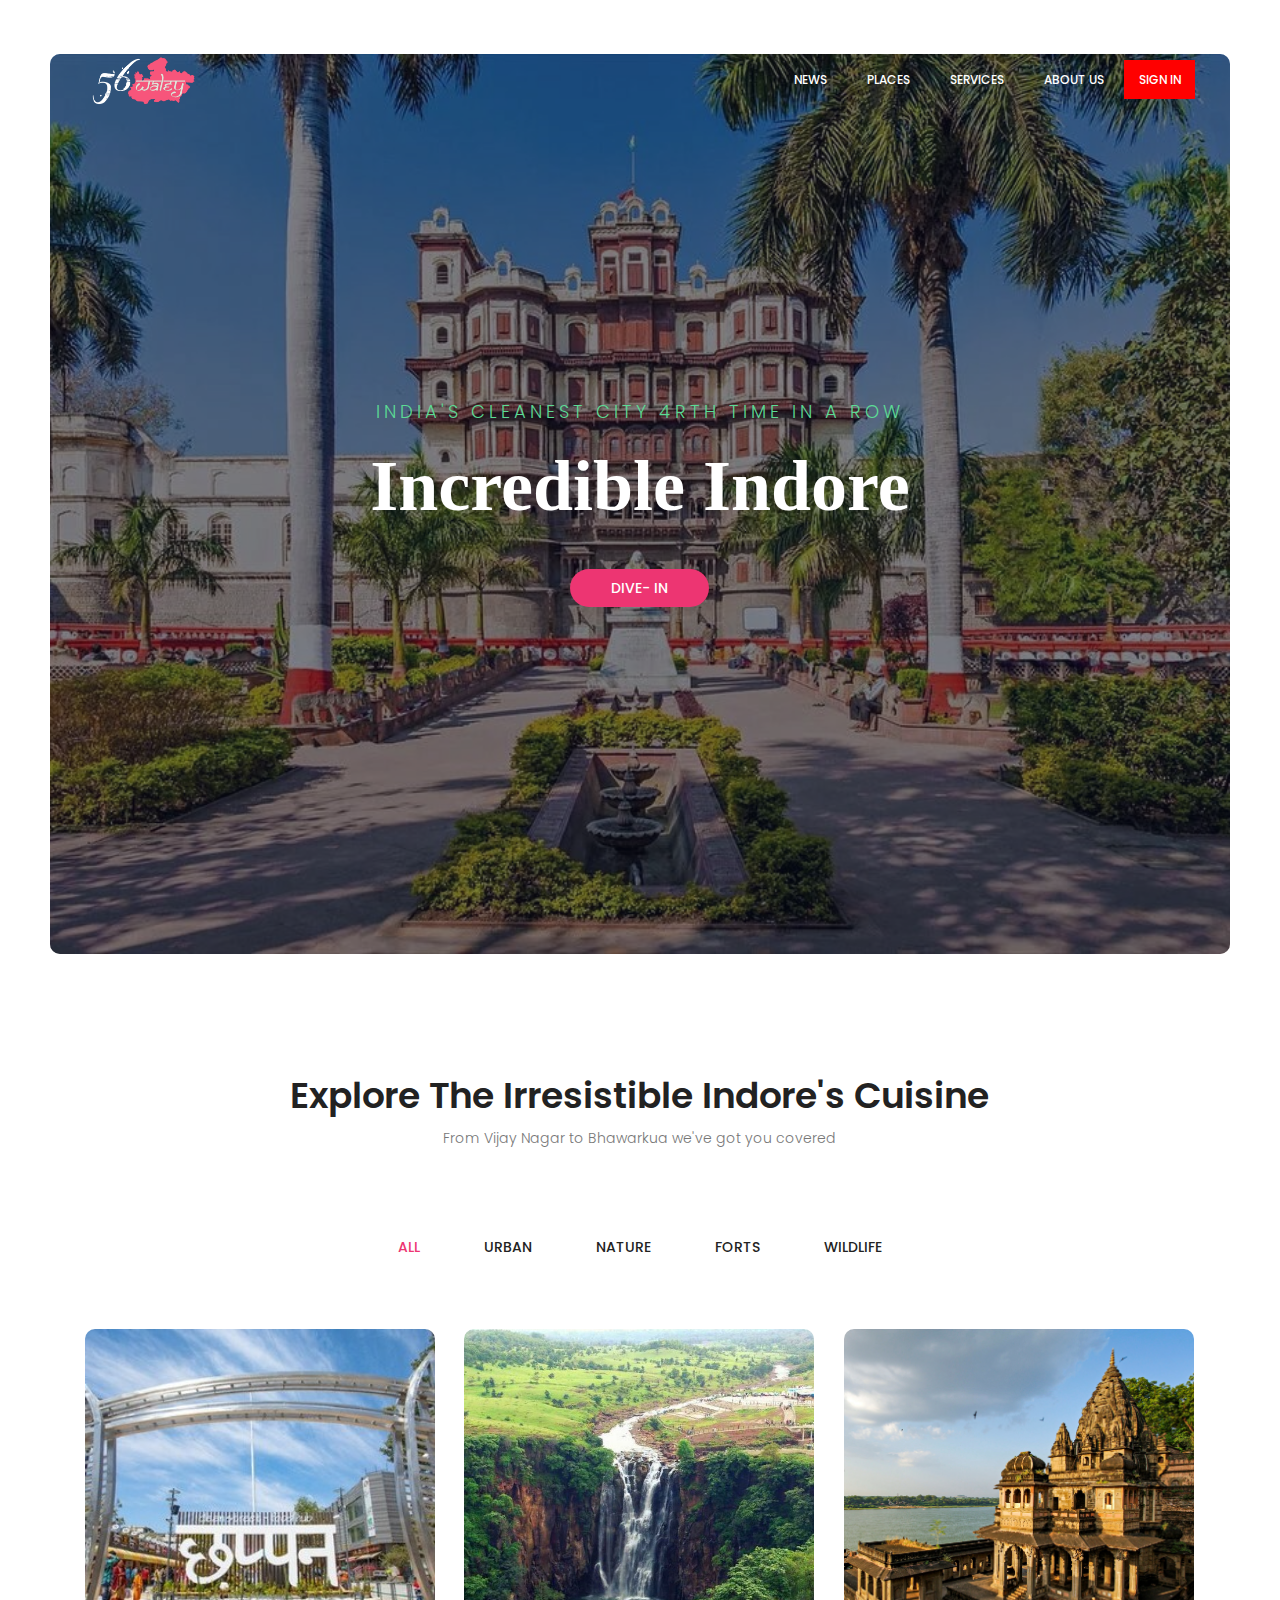
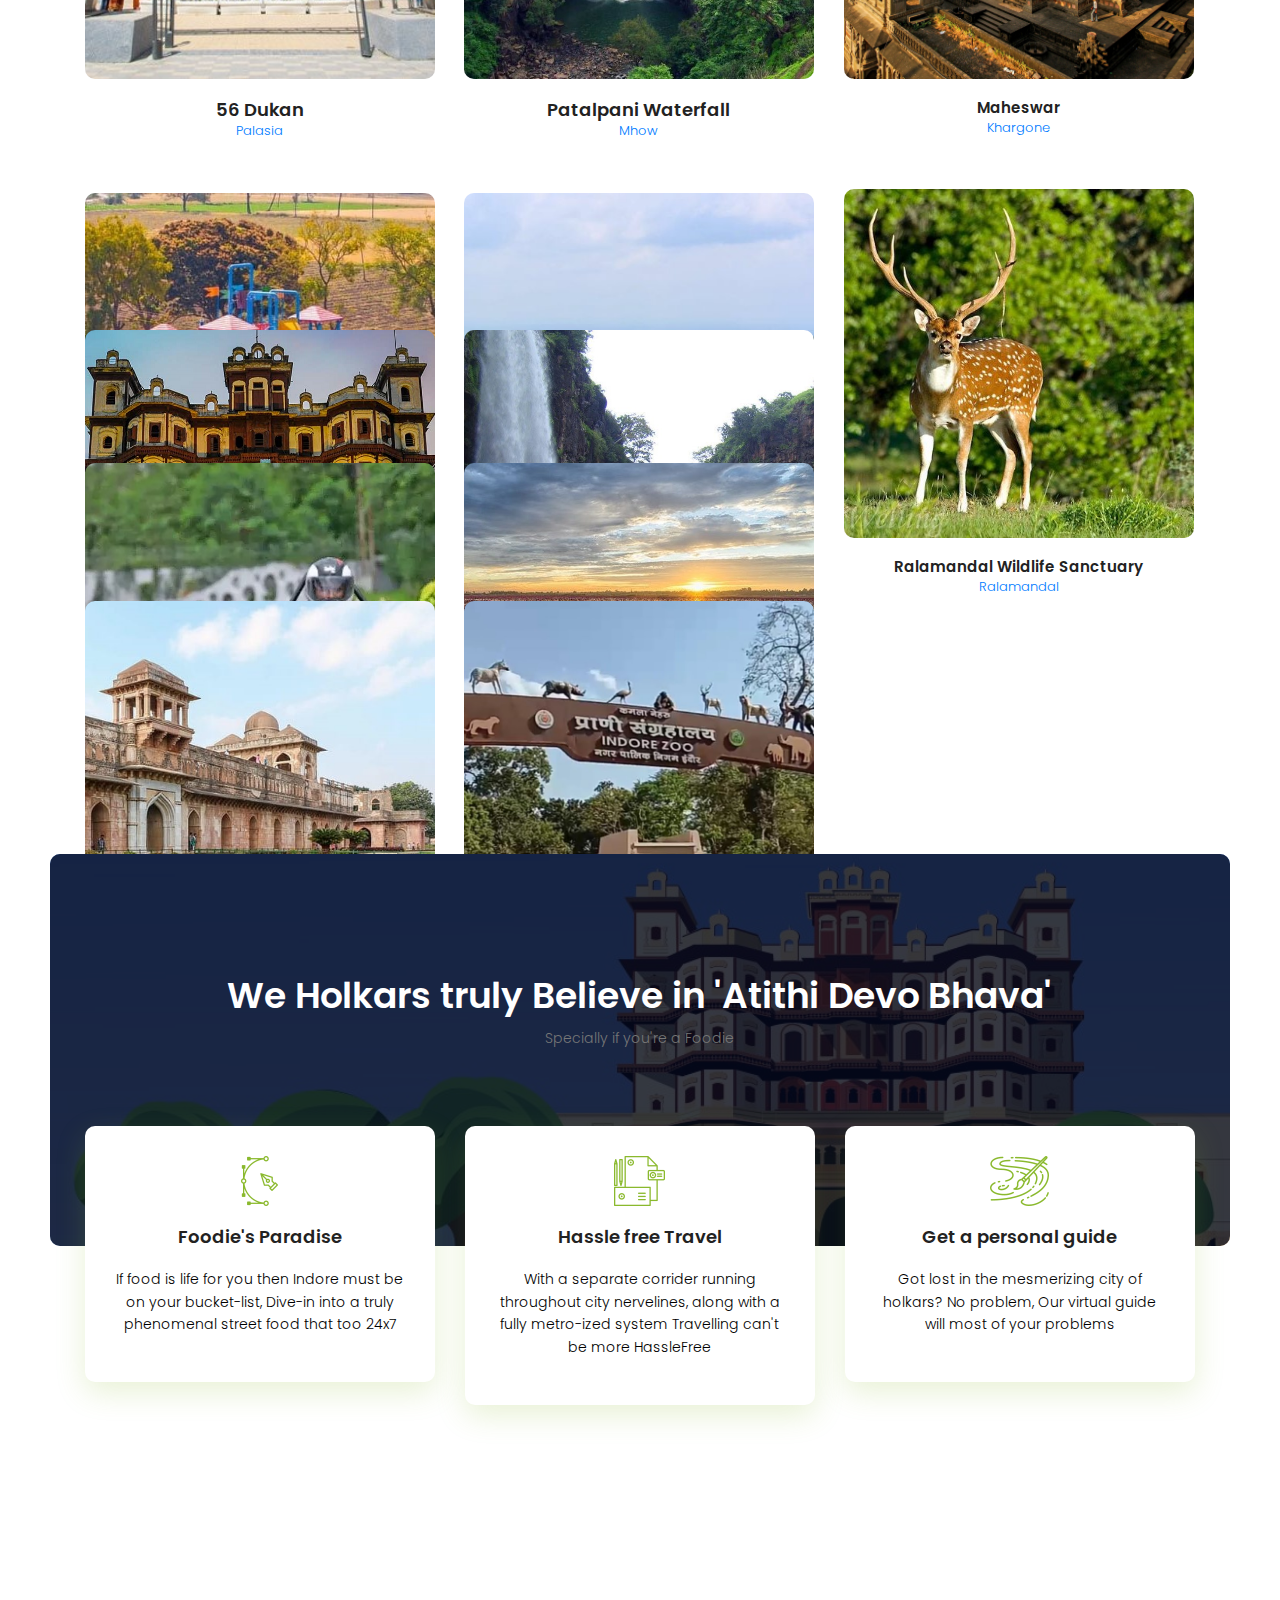
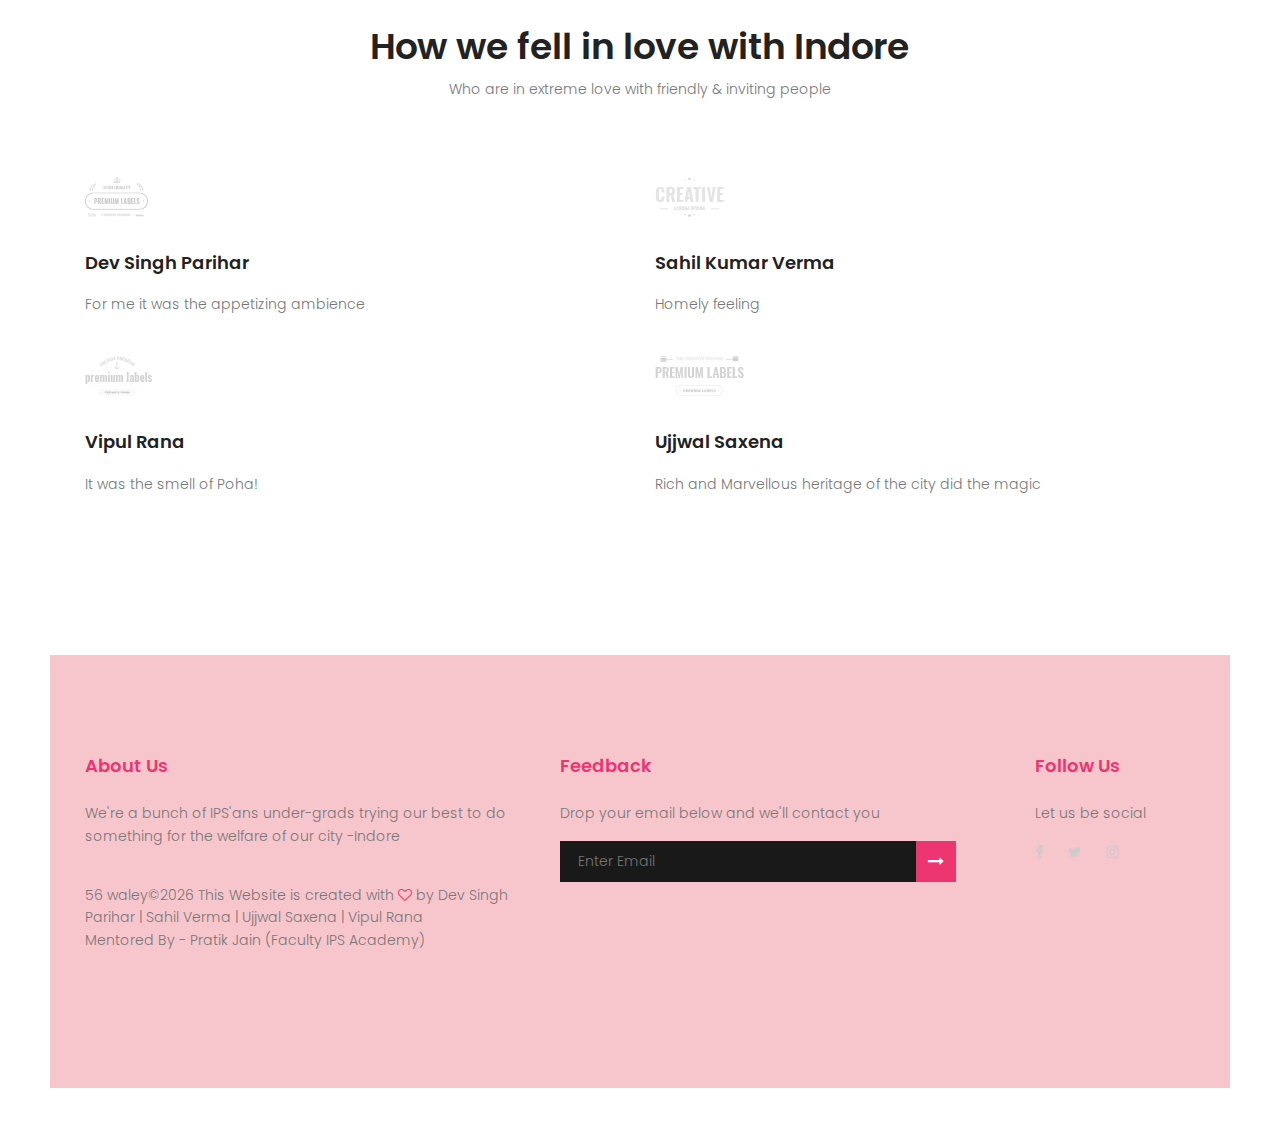
<file: index.html>
<!DOCTYPE html>
	<html lang="zxx" class="no-js">
	<head>
		<!-- Mobile Specific Meta -->
		<meta name="viewport" content="width=device-width, initial-scale=1, shrink-to-fit=no">
		<!-- Favicon-->
		<!-- <link rel="shortcut icon" href="img/fav.png"> -->
		<!-- Author Meta -->
		<meta name="author" content="">
		<!-- Meta Description -->
		<meta name="description" content="">
		<!-- Meta Keyword -->
		<meta name="keywords" content="">
		<!-- meta character set -->
		<meta charset="UTF-8">
		<!-- Site Title -->
		<title>Indore Tourism</title>
        <link rel="icon" href="./img/logo1.png" type="image/jpg">
		<link href="http://fonts.cdnfonts.com/css/samarkan" rel="stylesheet">
		<link href="https://fonts.googleapis.com/css?family=Poppins:100,200,400,300,500,600,700" rel="stylesheet"> 
			<!--CSS============================================= -->
			<link rel="stylesheet" href="css/linearicons.css">
			<link rel="stylesheet" href="css/font-awesome.min.css">
			<link rel="stylesheet" href="css/bootstrap.css">
			<link rel="stylesheet" href="css/magnific-popup.css">
			<link rel="stylesheet" href="css/nice-select.css">					
			<link rel="stylesheet" href="css/animate.min.css">
			<link rel="stylesheet" href="css/owl.carousel.css">
			<link rel="stylesheet" href="css/main.css">
			
		</head>
		<body>
			<div class="protfolio-wrap">

			<!-- Start Header Area -->
			<header class="default-header">
				<nav class="navbar navbar-expand-lg  navbar-light">
					<div class="container">
						  <a class="navbar-brand" href="index.html">
						  	<img src="img/logo.png" id="mp" alt="logo">
						  </a>
						  <button class="navbar-toggler" type="button" data-toggle="collapse" data-target="#navbarSupportedContent" aria-controls="navbarSupportedContent" aria-expanded="false" aria-label="Toggle navigation">
						    <span class="text-white lnr lnr-menu"></span>
						  </button>

						  <div class="collapse navbar-collapse justify-content-end align-items-center" id="navbarSupportedContent">
						    <ul class="navbar-nav">
								<li><a href="./Pages-inside/news.html" target="_blank">News</a></li>
								<li><a href="#portfolio">Places</a></li>
								<li><a href="#service">Services</a></li>
								<li><a href="./Pages-inside/About.html">About Us</a></li>
								<li><a href="./Pages-inside/SignUp.html" id="sign-in">Sign in</a></li>
						    </ul>
						  </div>						
					</div>
				</nav>
			</header>
			<!-- End Header Area -->	
				<!-- start banner Area -->
				<section class="banner-area relative" id="home">	
					<div class="overlay overlay-bg"></div>
					<div class="container">
						<div class="row fullscreen d-flex align-items-center justify-content-center">
							<div class="banner-content col-lg-10">
								<h5 class="text-uppercase">India's Cleanest City 4rth time in a row</h5>
								<h1><div id="mainHeading">
									Incredible Indore	</div>			
								</h1>
								<a href="#portfolio" class="primary-btn text-uppercase">Dive- in</a>
							</div>											
						</div>
					</div>
				</section>
				<!-- End banner Area -->	
				
				<!-- Start portfolio-area Area -->	
				<section class="portfolio-area section-gap" id="portfolio">
				  <div class="container">
						<div class="row d-flex justify-content-center">
							<div class="menu-content col-lg-10">
								<div class="title text-center">
									<h1 class="mb-10">Explore The Irresistible Indore's Cuisine </h1>
									<p>From Vijay Nagar to Bhawarkua we've got you covered</p>
								</div>
							</div>
						</div>
				    
				    <div class="filters">
				      <ul>
				        <li class="active" data-filter="*">All</li>
				        <li data-filter=".corporate">Urban</li>
				        <li data-filter=".personal">Nature</li>
				        <li data-filter=".agency">Forts</li>
				        <li data-filter=".portal">Wildlife</li>
				      </ul>
				    </div>
				    
				    <div class="filters-content">
				      <div class="row grid">
						<a href="https://www.google.com/maps/place/56+Dukan+St,+New+Palasia,+Indore,+Madhya+Pradesh+452001/@22.7242795,75.8823665,17z/data=!3m1!4b1!4m5!3m4!1s0x3962fd38f20167f1:0x9608bf8baf39e264!8m2!3d22.7242795!4d75.8845552" target="_blank">  
				        <div class="single-portfolio col-sm-4 all corporate">
				          <div class="item">
				            <img src="img/indore/56dukan.jpg" alt="Work 1">
				            <div class="p-inner">
				              <h4>56 Dukan</h4>
				              <div class="cat">Palasia</div>
				            </div>
				          </div>
						</a>  
				        </div>
				        <a href="https://www.google.com/maps/place/Patalpani+Water+Falls/@22.5038981,75.7965244,17z/data=!3m1!4b1!4m5!3m4!1s0x3962f6d6dd927a6b:0xe6eb9c8d85e01d65!8m2!3d22.5038981!4d75.7987131" target="_blank">
						<div class="single-portfolio col-sm-4 all personal">
				          <div class="item">
				            <img src="img/indore/patalpani.jpg" alt="Work 1">
				            <div class="p-inner">
				              <h4>Patalpani Waterfall</h4>
				              <div class="cat">Mhow</div>
				            </div>
				          </div>
				        </div>
					</a>
						<a href="https://www.google.com/maps/place/Maheshwar,+Madhya+Pradesh+451224/@22.1775193,75.5746185,15z/data=!3m1!4b1!4m5!3m4!1s0x396264c51b80d123:0x4e630463d06c0f26!8m2!3d22.1772853!4d75.5829782" target="_blank">
				        <div class="single-portfolio col-sm-4 all agency">
				          <div class="item">
				            <img src="img/indore/mahe.jpg" alt="Work 1">
				            <div class="p-inner">
				              <h5>Maheswar</h5>
				              <div class="cat">Khargone</div>
				            </div>
				          </div>
						</a>  
				        </div>
						<a href="https://www.google.com/maps/place/Ralamandal,+Indore,+Madhya+Pradesh+452020/@22.6471666,75.8966653,16z/data=!3m1!4b1!4m5!3m4!1s0x3962e4ac96cf44b7:0x728b3c6b4c45d807!8m2!3d22.646426!4d75.9005934" target="_blank">
				        <div class="single-portfolio col-sm-4 all portal">
				          <div class="item">
				            <img src="img/indore/ralamandal.jpg" alt="Work 1">
				            <div class="p-inner">
				              <h5>Ralamandal Wildlife Sanctuary</h5>
				              <div class="cat">Ralamandal</div>
				            </div>
				          </div>
						</a>  
				        </div>
						<a href="https://www.google.com/maps/place/Crescent+Water+Park/@22.6476858,75.9588679,17z/data=!3m1!4b1!4m5!3m4!1s0x3962e46f004966bd:0x7ada35523795ec9e!8m2!3d22.6476809!4d75.961062" target="_blank">
				        <div class="single-portfolio col-sm-4 all corporate">
				          <div class="item">
				            <img src="img/indore/crecent.jpg" alt="Work 1">
				            <div class="p-inner">
				              <h4>Crecent Waterpark</h4>
				              <div class="cat">Gram Jamniya</div>
				            </div>
				          </div>
						</a>  
				        </div>
						<a href="https://www.google.com/maps/place/Janapav/@22.4584696,75.6638932,14z/data=!3m1!4b1!4m5!3m4!1s0x396258ce67427471:0x5be6596bd5b75d26!8m2!3d22.4584313!4d75.6814458" target="_blank">
				        <div class="single-portfolio col-sm-4 all personal">
				          <div class="item">
				            <img src="img/indore/janapav.jpg" alt="Work 1">
				            <div class="p-inner">
				              <h4>Janapav</h4>
				              <div class="cat">Badkua</div>
				            </div>
				          </div>
						</div>
						</a>
						<a href="https://www.google.com/maps/place/Rajwada+Palace/@22.7184611,75.8525226,17z/data=!3m1!4b1!4m5!3m4!1s0x3962fd0a3c2422a1:0xb8cf3a1b62708158!8m2!3d22.7184562!4d75.8547167" target="_blank">
				        <div class="single-portfolio col-sm-4 all agency">
				          <div class="item">
				            <img src="img/indore/Rajwada.jpg" alt="Work 1">
				            <div class="p-inner">
				              <h5>Rajwada Palace</h5>
				              <div class="cat">Sarafa</div>
				            </div>
				          </div>
				        </div>
						</a>
						<a href="https://www.google.com/maps/place/Sitla+Mata+Mandir+Manpur/@22.430649,75.6182453,17z/data=!3m1!4b1!4m5!3m4!1s0x39625c1d8427ea77:0x59fc9273010e3208!8m2!3d22.4306442!4d75.6204486" target="_blank">
				        <div class="single-portfolio col-sm-4 all portal">
				          <div class="item">
				            <img src="img/indore/Sitlamata-Falls.jpg" alt="Work 1">
				            <div class="p-inner">
				              <h5>Sitlamata falls</h5>
				              <div class="cat">Manpur</div>
				            </div>
				          </div>
				        </div>
						</a>
						<a href="https://www.google.com/maps/place/Fundore/@22.6195706,75.7987299,17z/data=!3m1!4b1!4m5!3m4!1s0x3962f95fc33e43af:0x5e33f38e80e636e5!8m2!3d22.6195657!4d75.800924" target="_blank">		
				        <div class="single-portfolio col-sm-4 all corporate">
				          <div class="item">
				            <img src="img/indore/fundore1.jpg" alt="Work 1">
				            <div class="p-inner">
				              <h4>Fundore</h4>
				              <div class="cat">Rau circle</div>
				            </div>
				          </div>
				        </div>
						</a>
						<a href="https://www.google.com/maps/place/Gulawat+Lotus+Lake/@22.7844842,75.6920322,17z/data=!3m1!4b1!4m5!3m4!1s0x3963aa66d2a59c5d:0x46a982d170c8cb2d!8m2!3d22.7844793!4d75.6942263" target="_blank">
				        <div class="single-portfolio col-sm-4 all personal">
				          <div class="item">
				            <img src="img/indore/lotus.jpg" alt="Work 1">
				            <div class="p-inner">
				              <h4>Lotus Lake</h4>
				              <div class="cat">Gurda Khedi</div>
				            </div>
				          </div>
				        </div>
						</a>
						<a href="https://www.google.com/maps/place/Mandu,+Mandav,+Madhya+Pradesh+454010/@22.3460381,75.3801559,14z/data=!4m5!3m4!1s0x396241c946588065:0x58a6414108266617!8m2!3d22.348832!4d75.3963682" target="_blank">
				        <div class="single-portfolio col-sm-4 all agency">
				          <div class="item">
				            <img src="img/indore/manduFort.jpg" alt="Work 1">
				            <div class="p-inner">
				              <h5>Mandu Fort</h5>
				              <div class="cat">Mandu</div>
				            </div>
				          </div>
				        </div>
						</a>
						<a href="https://www.google.com/maps/place/Kamla+Nehru+Prani+Sangrahalaya,+Indore/@22.7019383,75.8776892,17z/data=!3m1!4b1!4m5!3m4!1s0x3962fd2081d0e7d3:0x72ef2ddac1d07198!8m2!3d22.7019334!4d75.8798833" target="_blank">
				        <div class="single-portfolio col-sm-4 all portal">
				          <div class="item">
				            <img src="img/indore/zoo.jpg" alt="Work 1">
				            <div class="p-inner">
				              <h5>Indore Zoo</h5>
				              <div class="cat">Navlakha</div>
				            </div>
				          </div>
				        </div>	
						</a>				        		        
				        
				      </div>
				    </div>
				    
				  </div>
				</section>
				<!-- End portfolio-area Area -->	

				
				<!-- Start service Area -->
				<section class="service-area section-gap relative" id="service">
					<div class="overlay overlay-bg"></div>	
					<div class="container">
						<div class="row d-flex justify-content-center">
							<div class="menu-content pb-60 col-lg-10">
								<div class="title text-center" >
									
									<h1 class="mb-10 text-white" >We Holkars truly Believe in 'Atithi Devo Bhava' </h1>
									
									<p>Specially if you're a Foodie</p>
								</div>
							</div>
						</div>	
					</div>	
				</section>
				<!-- End service Area -->
				
				<!-- Start services Area -->
				<section class="services-area pb-100" >
					<div class="container">
						<div class="row">
							<div class="col-lg-4">
								<a href="#home" target="_blank" class="addon-services">
								<div class="single-service">
									<img class="img-fluid" src="img/s1.png" alt="">
									<h4>Foodie's Paradise</h4>
									<p>
										If food is life for you then Indore must be on your bucket-list, Dive-in into a truly phenomenal street food that too 24x7
									</p>
								</div>
								</a>
							</div>
							<div class="col-lg-4">
								<a href="http://www.citybusindore.com" target="_blank" class="addon-services">
								<div class="single-service">
									<img class="img-fluid" src="img/s2.png" alt="">
									<h4>Hassle free Travel</h4>
									<p>
										With a separate corrider running throughout city nervelines, along with a fully metro-ized system Travelling can't be more HassleFree
									</p>
								</div>
								</a>
							</div>
							<div class="col-lg-4">
								<a href="#" target="_blank" class="addon-services" >
								<div class="single-service">
									<img class="img-fluid" src="img/s3.png" alt="">
									<h4>Get a personal guide</h4>
									<p>
										Got lost in the mesmerizing city of holkars? No problem, Our virtual guide will most of your problems
									</p>
								</div>
								</a>
							</div>														
						</div>
					</div>	
				</section>
				<!-- End services Area -->
				
				<!-- Start review Area -->
				<section class="review-area section-gap" id="testimonial">
					<div class="container">
						<div class="row d-flex justify-content-center">
							<div class="menu-content pb-60 col-lg-10">
								<div class="title text-center">
									<h1 class="mb-10">How we fell in love with Indore</h1>
									<p>Who are in extreme love with friendly &amp; inviting people</p>
								</div>
							</div>
						</div>							
						<div class="row">
							<div class="col-lg-6">
								<div class="single-review">
									<img src="img/c1.png" alt="">
									<div class="title d-flex flex-row">
										<a href="#"><h4>Dev Singh Parihar</h4></a>									
										<!-- <div class="star">
											<span class="fa fa-star checked"></span>
											<span class="fa fa-star checked"></span>
											<span class="fa fa-star checked"></span>
											<span class="fa fa-star checked"></span>
											<span class="fa fa-star checked"></span>
										</div> -->
									</div>
									<p>
										For me it was the appetizing ambience
									</p>
								</div>	
								<div class="single-review">
									<img src="img/c3.png" alt="">
									<div class="title d-flex flex-row">
										<a href="#"><h4>Vipul Rana</h4></a>									
										<!-- <div class="star">
											<span class="fa fa-star checked"></span>
											<span class="fa fa-star checked"></span>
											<span class="fa fa-star checked"></span>
											<span class="fa fa-star checked"></span>
											<span class="fa fa-star checked"></span>
										</div> -->
									</div>
									<p>
										It was the smell of Poha!
									</p>
								</div>															
							</div>
							<div class="col-lg-6">
								<div class="single-review">
									<img src="img/c2.png" alt="">
									<div class="title d-flex flex-row">
										<a href="#"><h4>Sahil Kumar Verma</h4></a>									
										<!-- <div class="star">
											
											<span class="fa fa-star checked"></span>
											<span class="fa fa-star checked"></span>
											<span class="fa fa-star checked"></span>
											<span class="fa fa-star checked"></span>
											<span class="fa fa-star checked"></span>
										</div> -->
									</div>
									<p>
										Homely feeling 
									</p>
								</div>	
								<div class="single-review">
									<img src="img/c4.png" alt="">
									<div class="title d-flex flex-row">
										<a href="#"><h4>Ujjwal Saxena</h4></a>									
										<!-- <div class="star">
											<a href="#"><i class="fa fa-facebook"></i></a>
											<a href="#"><i class="fa fa-twitter"></i></a>
											<a href="#"><i class="fa fa-snapchat"></i></a>
											<a href="#"><i class="fa fa-instagram"></i></a>
										</div> -->
									</div>
									<p>
										Rich and Marvellous heritage of the city did the magic
									</p>
								</div>															
							</div>							
						</div>
                    </div>	
				</section>
				<!-- End review Area -->
				

				<!-- start footer Area -->		
				<footer class="footer-area section-gap">
					<div class="container">
						<div class="row">
							<div class="col-lg-5 col-md-6 col-sm-6">
								<div class="single-footer-widget">
									<h6>About Us</h6>
									<p>
										We're a bunch of IPS'ans under-grads trying our best to do something for the welfare of our city -Indore
									</p>
									<p class="footer-text">
56 waley&copy;<script>document.write(new Date().getFullYear());</script> This Website is created with <i class="fa fa-heart-o" aria-hidden="true"></i> by Dev Singh Parihar | Sahil Verma | Ujjwal Saxena | Vipul Rana <br> Mentored By - Pratik Jain (Faculty IPS Academy)</a>
								</p>	
								</div>
							</div>
							<div class="col-lg-5  col-md-6 col-sm-6">
								<div class="single-footer-widget">
									<h6>Feedback</h6>
									<p>Drop your email below and we'll contact you</p>
									<div class="" id="mc_embed_signup">
							         <form target="_blank"  action="" method="get" class="form-inline">
											<input class="form-control" name="EMAIL" placeholder="Enter Email" onfocus="this.placeholder = ''" onblur="this.placeholder = 'Enter Your Email Here '" required="" type="email">
				                            	<button class="click-btn btn btn-default"><i class="fa fa-long-arrow-right" aria-hidden="true"></i></button>
				                           
											<div class="info"></div>
										</form>
									</div>
								</div>
							</div>						
							<div class="col-lg-2 col-md-6 col-sm-6 social-widget">
								<div class="single-footer-widget">
									<h6>Follow Us</h6>
									<p>Let us be social</p>
									<div class="footer-social d-flex align-items-center">
										<a href="#"><i class="fa fa-facebook"></i></a>
										<a href="#"><i class="fa fa-twitter"></i></a>
										<!-- <a href="#"><i class="fa fa-snapchat"></i></a> -->
										<a href="#"><i class="fa fa-instagram"></i></a>
									</div>
								</div>
							</div>							
						</div>
					</div>
				</footer>	
				<!-- End footer Area -->					
			</div>
			<script src="js/vendor/jquery-2.2.4.min.js"></script>
			<script src="https://cdnjs.cloudflare.com/ajax/libs/popper.js/1.12.9/umd/popper.min.js" integrity="sha384-ApNbgh9B+Y1QKtv3Rn7W3mgPxhU9K/ScQsAP7hUibX39j7fakFPskvXusvfa0b4Q" crossorigin="anonymous"></script>
			<script src="js/vendor/bootstrap.min.js"></script>			
  			<script src="js/easing.min.js"></script>			
			<script src="js/jquery.ajaxchimp.min.js"></script>
			<script src="js/jquery.magnific-popup.min.js"></script>	
			<script src="js/owl.carousel.min.js"></script>			
			<script src="js/jquery.sticky.js"></script>			
			<script src="js/jquery.nice-select.min.js"></script>			
			<script src="js/parallax.min.js"></script>	
			<script src="js/mail-script.js"></script>
			<script src="js/isotope.pkgd.min.js"></script>	
			<script src="js/main.js"></script>	
		</body>
	</html>
</file>
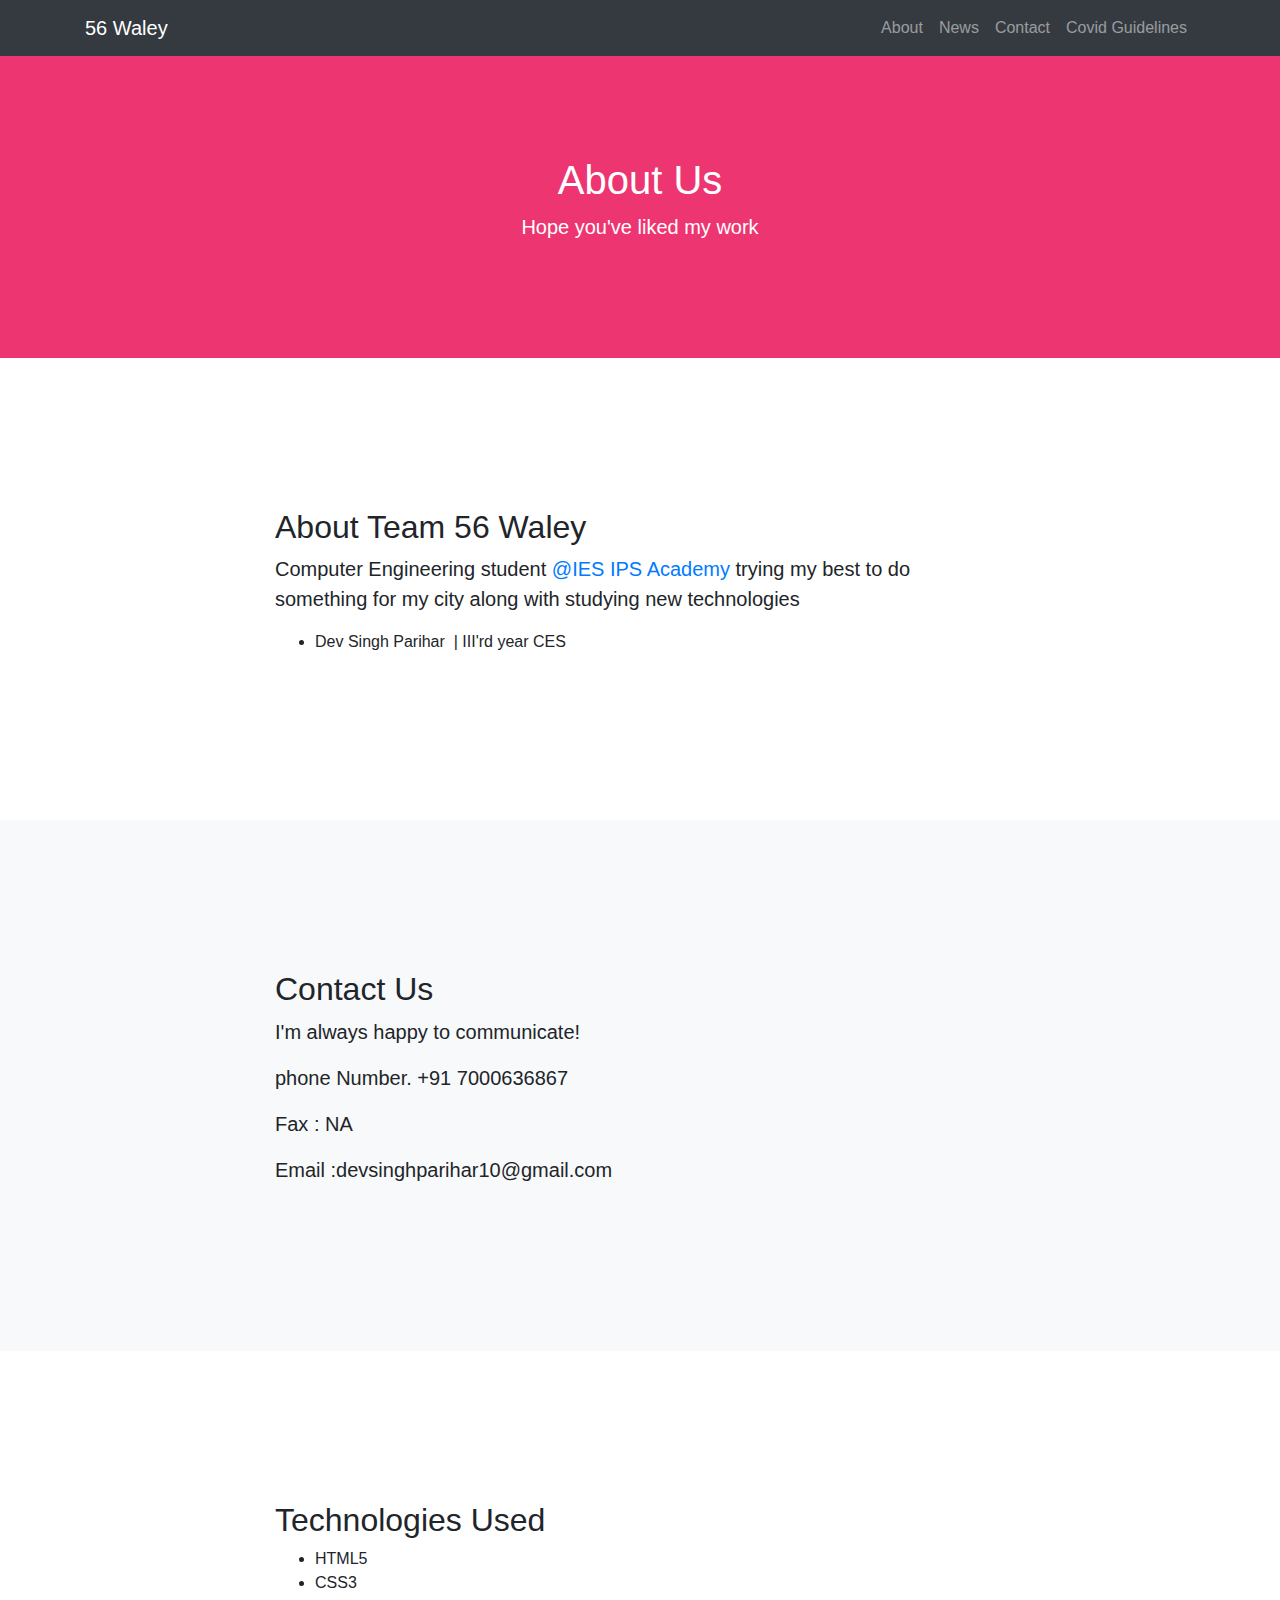
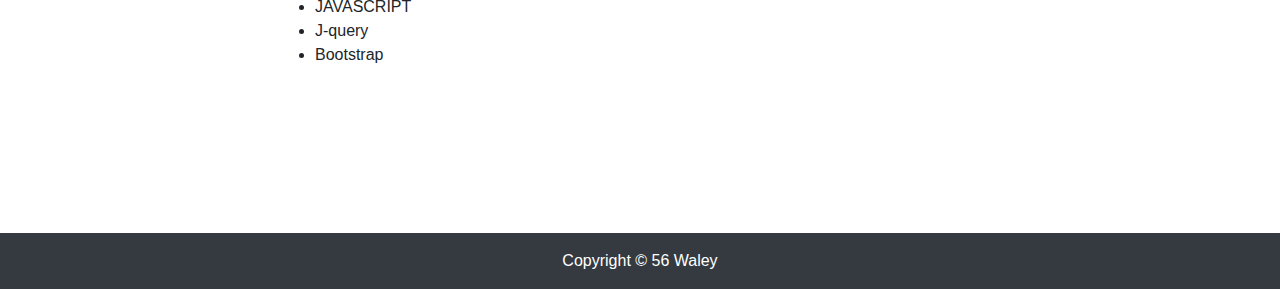
<file: Pages-inside/About.html>
<!DOCTYPE html>
<html lang="en">

<head>

  <meta charset="utf-8">
  <meta name="viewport" content="width=device-width, initial-scale=1, shrink-to-fit=no">
  <meta name="description" content="">
  <meta name="author" content="">

  <title>About Us- 56 Waley</title>

  <!-- Bootstrap core CSS -->
  <link href="./bootstrap/css/bootstrap.min.css" rel="stylesheet">

  <!-- Custom styles for this template -->
  <link href="css/scrolling-nav.css" rel="stylesheet">

</head>

<body id="page-top">

  <!-- Navigation -->
  <nav class="navbar navbar-expand-lg navbar-dark bg-dark fixed-top" id="mainNav">
    <div class="container">
      <a class="navbar-brand js-scroll-trigger" href="../index.html">56 Waley</a>
      <button class="navbar-toggler navbar-toggler-right" type="button" data-toggle="collapse" data-target="#navbarResponsive" aria-controls="navbarResponsive" aria-expanded="false" aria-label="Toggle navigation">
        <span class="navbar-toggler-icon"></span>
      </button>
      <div class="collapse navbar-collapse " id="navbarResponsive">
        <ul class="navbar-nav ml-auto">
          <li class="nav-item">
            <a class="nav-link js-scroll-trigger" href="#about" target="_blank">About</a>
          </li>
          <li class="nav-item">
            <a class="nav-link js-scroll-trigger" href="news.html">News</a>
          </li>
          <li class="nav-item">
            <a class="nav-link js-scroll-trigger" href="#contact">Contact</a>
          </li>
            <li class="nav-item">
            <a class="nav-link js-scroll-trigger" href="covid-guidelines.pdf" target="_blank">Covid Guidelines</a>
          </li>
        </ul>
      </div>
    </div>
  </nav>

  <header class="bg-primary text-white">
    <div class="container text-center">
      <h1>About Us</h1>
      <p class="lead">Hope you've liked my work</p>
    </div>
  </header>

  <section id="about">
    <div class="container">
      <div class="row">
        <div class="col-lg-8 mx-auto">
          <h2>About Team 56 Waley</h2>
          <p class="lead">Computer Engineering student <a href="https://www.ipsacademy.org/">@IES IPS Academy </a> trying my best to do something for my city along with studying new technologies</p>
          <ul>
            <li>Dev Singh Parihar&nbsp; | III'rd year CES </li>
            
          </ul>
        </div>
      </div>
    </div>
  </section>

  <section id="contact" class="bg-light">
    <div class="container">
      <div class="row">
        <div class="col-lg-8 mx-auto">
          <h2>Contact Us</h2>
          <p class="lead">I'm always happy to communicate!</p>
          <p class="lead">phone Number. +91 7000636867</p>
            <p class="lead">Fax : NA</p>
            <p class="lead">Email :devsinghparihar10@gmail.com</p>
        </div>
      </div>
    </div>
  </section>

  <section id="technologies">
    <div class="container">
      <div class="row">
        <div class="col-lg-8 mx-auto">
          <h2>Technologies Used</h2>
          <ul>
            <li>HTML5</li>
            <li>CSS3</li>
            <li>JAVASCRIPT</li>
            <li>J-query</li>
            <li>Bootstrap</li>
          </ul>
        </div>
      </div>
    </div>
  </section>

  <!-- Footer -->
  <footer class="py-3 bg-dark">
    <div class="container">
      <p class="m-0 text-center text-white">Copyright &copy; 56 Waley</p>
    </div>
  </footer>



</body>

</html>
</file>
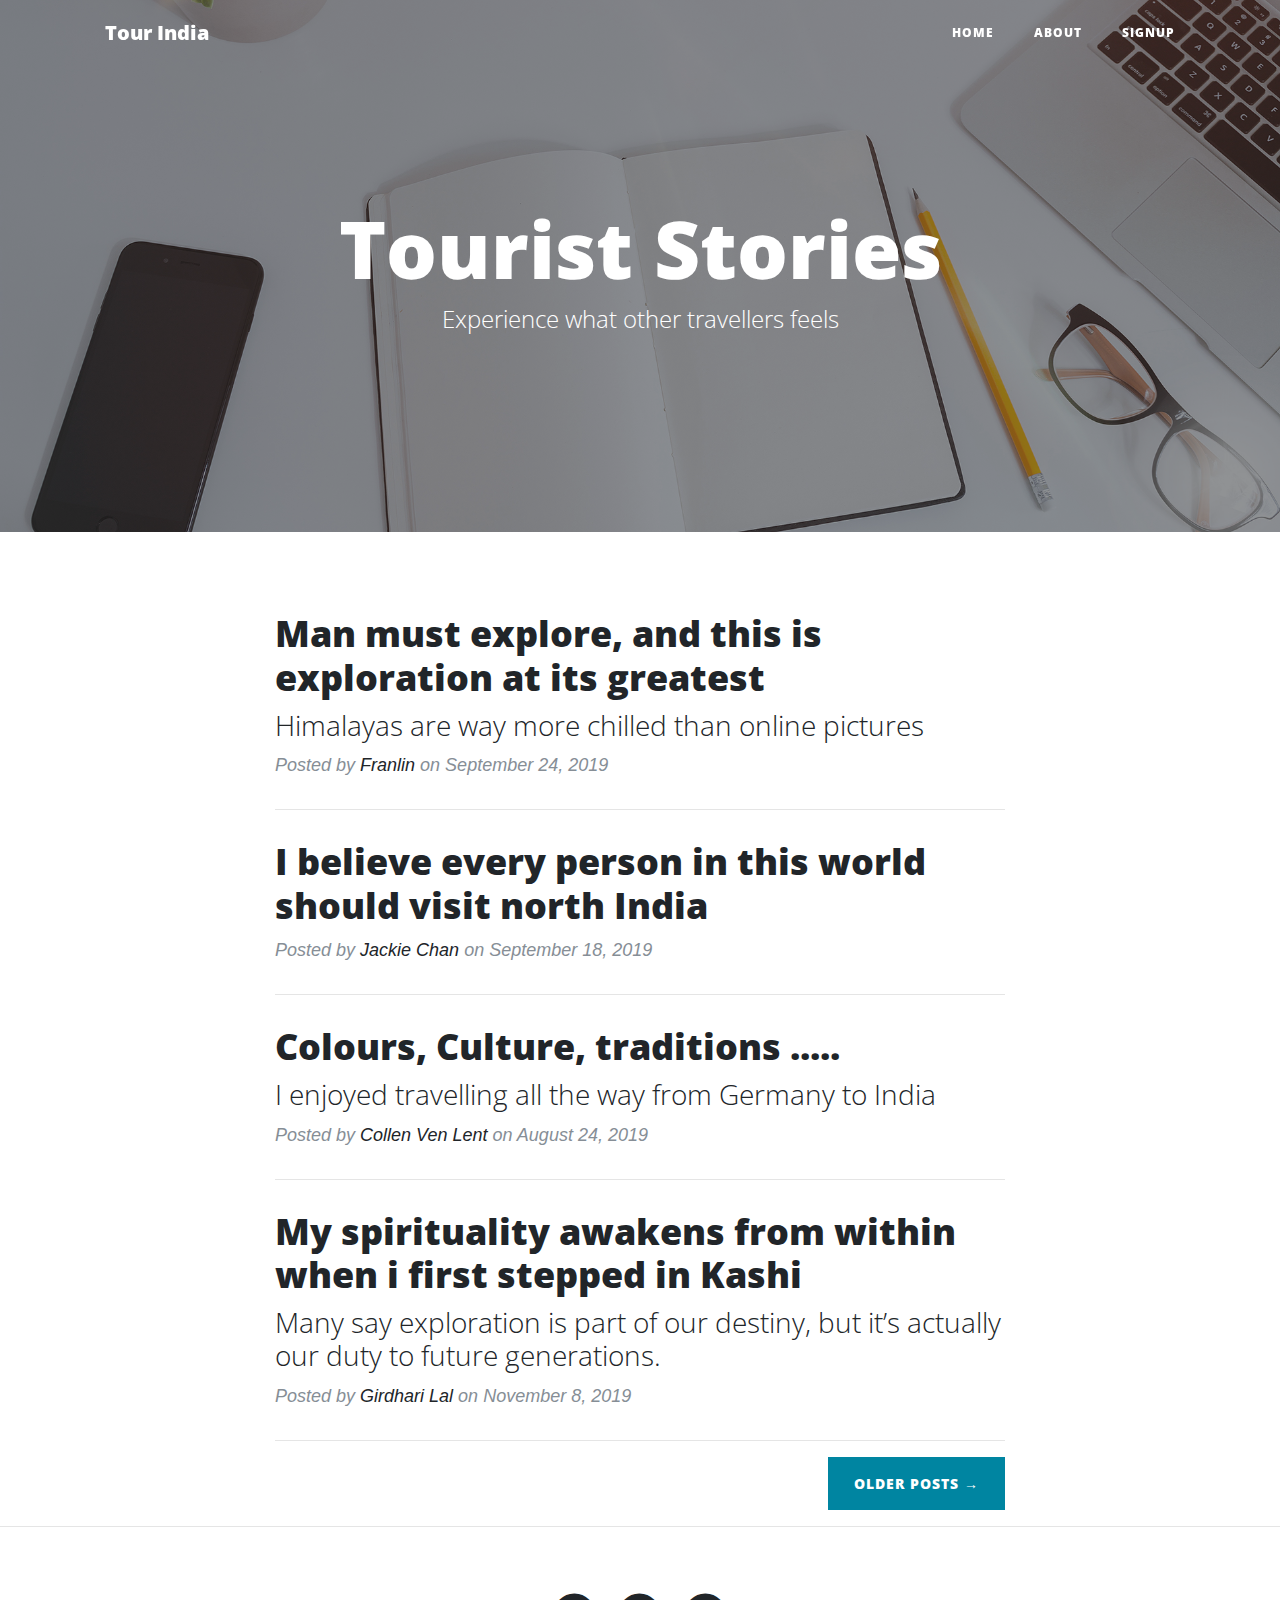
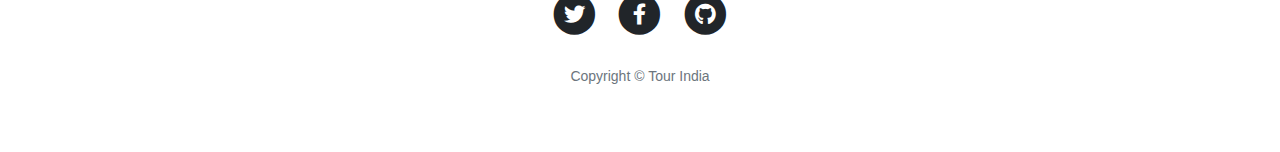
<file: Pages-inside/blog.html>
<!DOCTYPE html>
<html lang="en">

<head>

  <meta charset="utf-8">
  <meta name="viewport" content="width=device-width, initial-scale=1, shrink-to-fit=no">
  <meta name="description" content="">
  <meta name="author" content="">

  <title>Tour India</title>

  <!-- Bootstrap core CSS -->
  <link href="vendor/bootstrap/css/bootstrap.min.css" rel="stylesheet">

  <!-- Custom fonts for this template -->
  <link href="vendor/fontawesome-free/css/all.min.css" rel="stylesheet" type="text/css">
  <link href='https://fonts.googleapis.com/css?family=Lora:400,700,400italic,700italic' rel='stylesheet' type='text/css'>
  <link href='https://fonts.googleapis.com/css?family=Open+Sans:300italic,400italic,600italic,700italic,800italic,400,300,600,700,800' rel='stylesheet' type='text/css'>

  <!-- Custom styles for this template -->
  <link href="css/clean-blog.min.css" rel="stylesheet">

</head>

<body>

  <!-- Navigation -->
  <nav class="navbar navbar-expand-lg navbar-light fixed-top" id="mainNav">
    <div class="container">
      <a class="navbar-brand" href="index.html">Tour India</a>
      <button class="navbar-toggler navbar-toggler-right" type="button" data-toggle="collapse" data-target="#navbarResponsive" aria-controls="navbarResponsive" aria-expanded="false" aria-label="Toggle navigation">
        Menu
        <i class="fas fa-bars"></i>
      </button>
      <div class="collapse navbar-collapse" id="navbarResponsive">
        <ul class="navbar-nav ml-auto">
          <li class="nav-item">
            <a class="nav-link" href="#">Home</a>
          </li>
          <li class="nav-item">
            <a class="nav-link" href="About.html">About</a>
          </li>
            <li class="nav-item">
            <a class="nav-link" href="SignUp.html">SignUp</a>
          </li>
        </ul>
      </div>
    </div>
  </nav>

  <!-- Page Header -->
  <header class="masthead" style="background-image: url('img/home-bg.jpg')">
    <div class="overlay"></div>
    <div class="container">
      <div class="row">
        <div class="col-lg-8 col-md-10 mx-auto">
          <div class="site-heading">
            <h1>Tourist Stories</h1>
            <span class="subheading">Experience what other travellers feels</span>
          </div>
        </div>
      </div>
    </div>
  </header>

  <!-- Main Content -->
  <div class="container">
    <div class="row">
      <div class="col-lg-8 col-md-10 mx-auto">
        <div class="post-preview">
          <a href="#">
            <h2 class="post-title">
              Man must explore, and this is exploration at its greatest
            </h2>
            <h3 class="post-subtitle">
              Himalayas are way more chilled than online pictures
            </h3>
          </a>
          <p class="post-meta">Posted by
            <a href="#">Franlin</a>
            on September 24, 2019</p>
        </div>
        <hr>
        <div class="post-preview">
          <a href="#">
            <h2 class="post-title">
              I believe every person in this world should visit north India
            </h2>
          </a>
          <p class="post-meta">Posted by
            <a href="#">Jackie Chan</a>
            on September 18, 2019</p>
        </div>
        <hr>
        <div class="post-preview">
          <a href="#">
            <h2 class="post-title">
              Colours, Culture, traditions .....
            </h2>
            <h3 class="post-subtitle">
              I enjoyed travelling all the way from Germany to India
            </h3>
          </a>
          <p class="post-meta">Posted by
            <a href="#">Collen Ven Lent</a>
            on August 24, 2019</p>
        </div>
        <hr>
        <div class="post-preview">
          <a href="#">
            <h2 class="post-title">
              My spirituality awakens from within when i first stepped in Kashi
            </h2>
            <h3 class="post-subtitle">
              Many say exploration is part of our destiny, but it’s actually our duty to future generations.
            </h3>
          </a>
          <p class="post-meta">Posted by
            <a href="#">Girdhari Lal</a>
            on November 8, 2019</p>
        </div>
        <hr>
        <!-- Pager -->
        <div class="clearfix">
          <a class="btn btn-primary float-right" href="#">Older Posts &rarr;</a>
        </div>
      </div>
    </div>
  </div>

  <hr>

  <!-- Footer -->
  <footer>
    <div class="container">
      <div class="row">
        <div class="col-lg-8 col-md-10 mx-auto">
          <ul class="list-inline text-center">
            <li class="list-inline-item">
              <a href="#">
                <span class="fa-stack fa-lg">
                  <i class="fas fa-circle fa-stack-2x"></i>
                  <i class="fab fa-twitter fa-stack-1x fa-inverse"></i>
                </span>
              </a>
            </li>
            <li class="list-inline-item">
              <a href="#">
                <span class="fa-stack fa-lg">
                  <i class="fas fa-circle fa-stack-2x"></i>
                  <i class="fab fa-facebook-f fa-stack-1x fa-inverse"></i>
                </span>
              </a>
            </li>
            <li class="list-inline-item">
              <a href="#">
                <span class="fa-stack fa-lg">
                  <i class="fas fa-circle fa-stack-2x"></i>
                  <i class="fab fa-github fa-stack-1x fa-inverse"></i>
                </span>
              </a>
            </li>
          </ul>
          <p class="copyright text-muted">Copyright &copy; Tour India</p>
        </div>
      </div>
    </div>
  </footer>

  <!-- Bootstrap core JavaScript -->
  <script src="vendor/jquery/jquery.min.js"></script>
  <script src="vendor/bootstrap/js/bootstrap.bundle.min.js"></script>

  <!-- Custom scripts for this template -->
  <script src="js/clean-blog.min.js"></script>

</body>

</html>
</file>
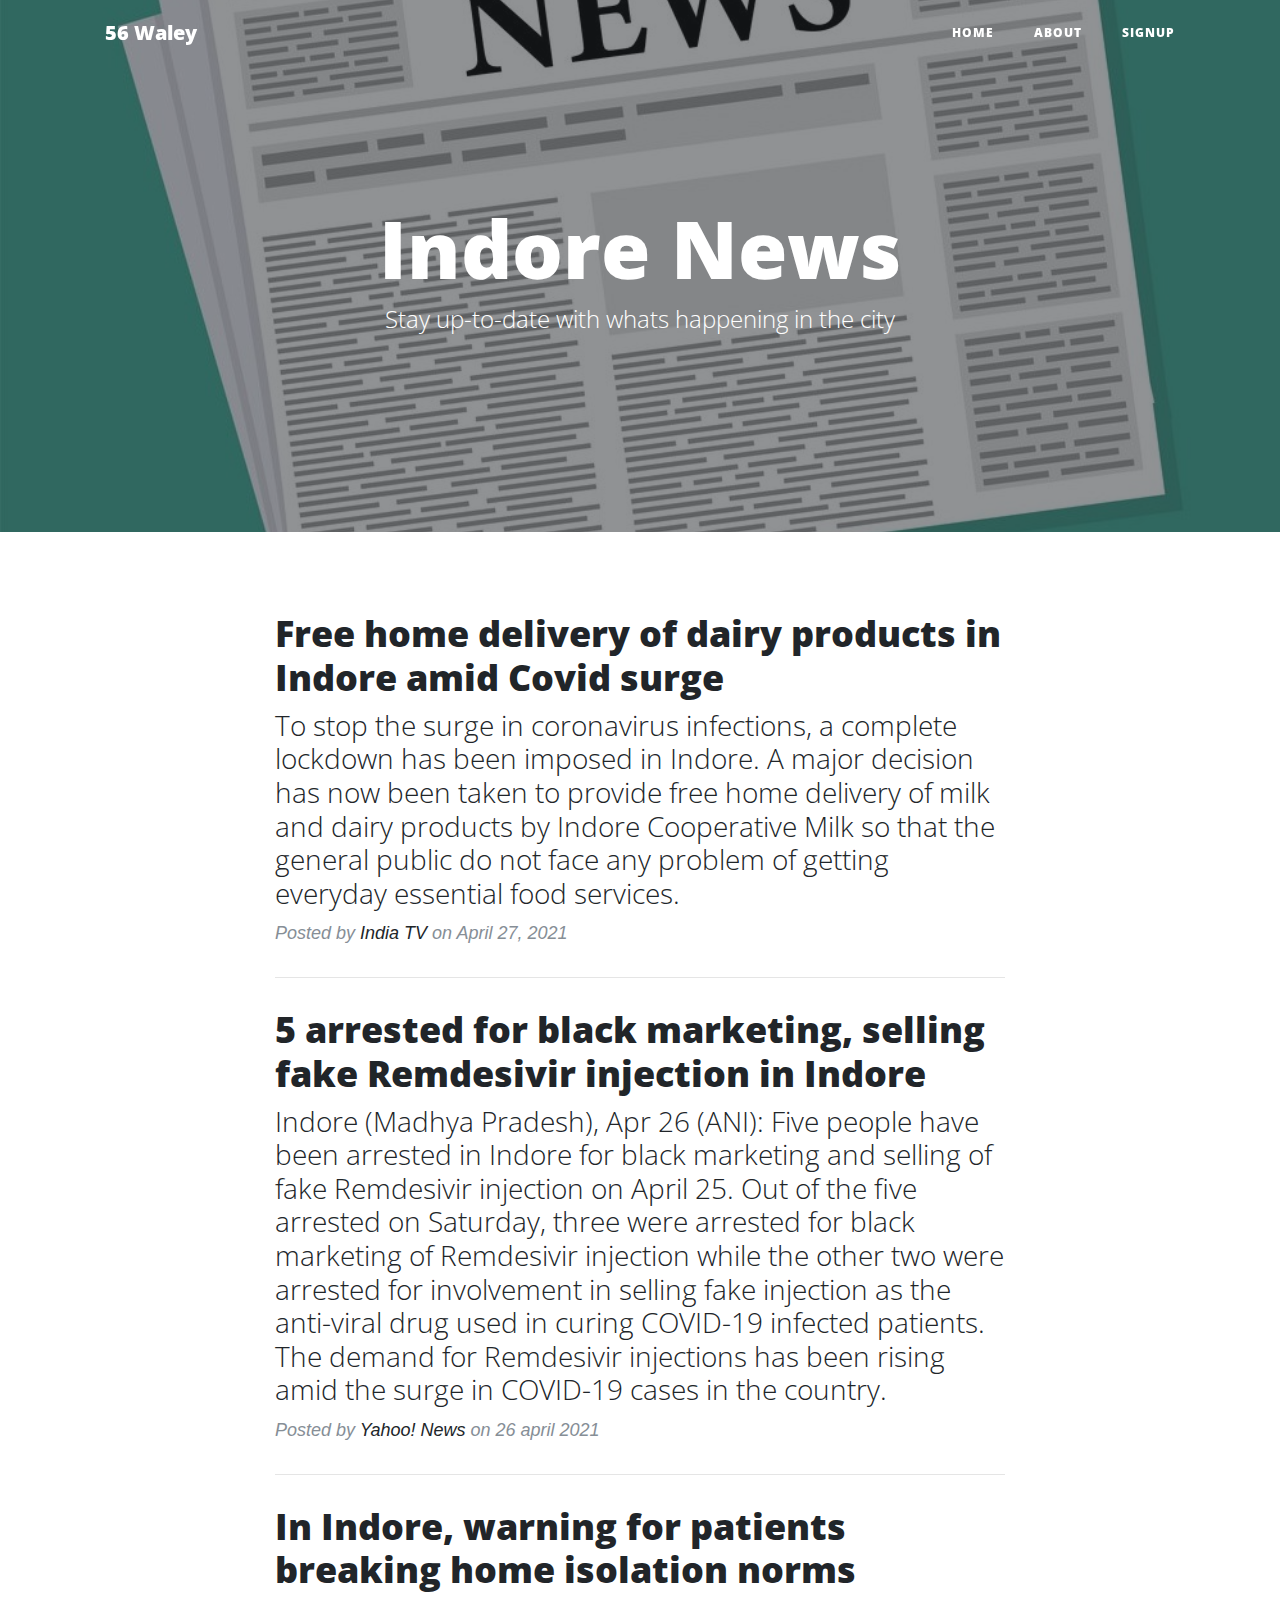
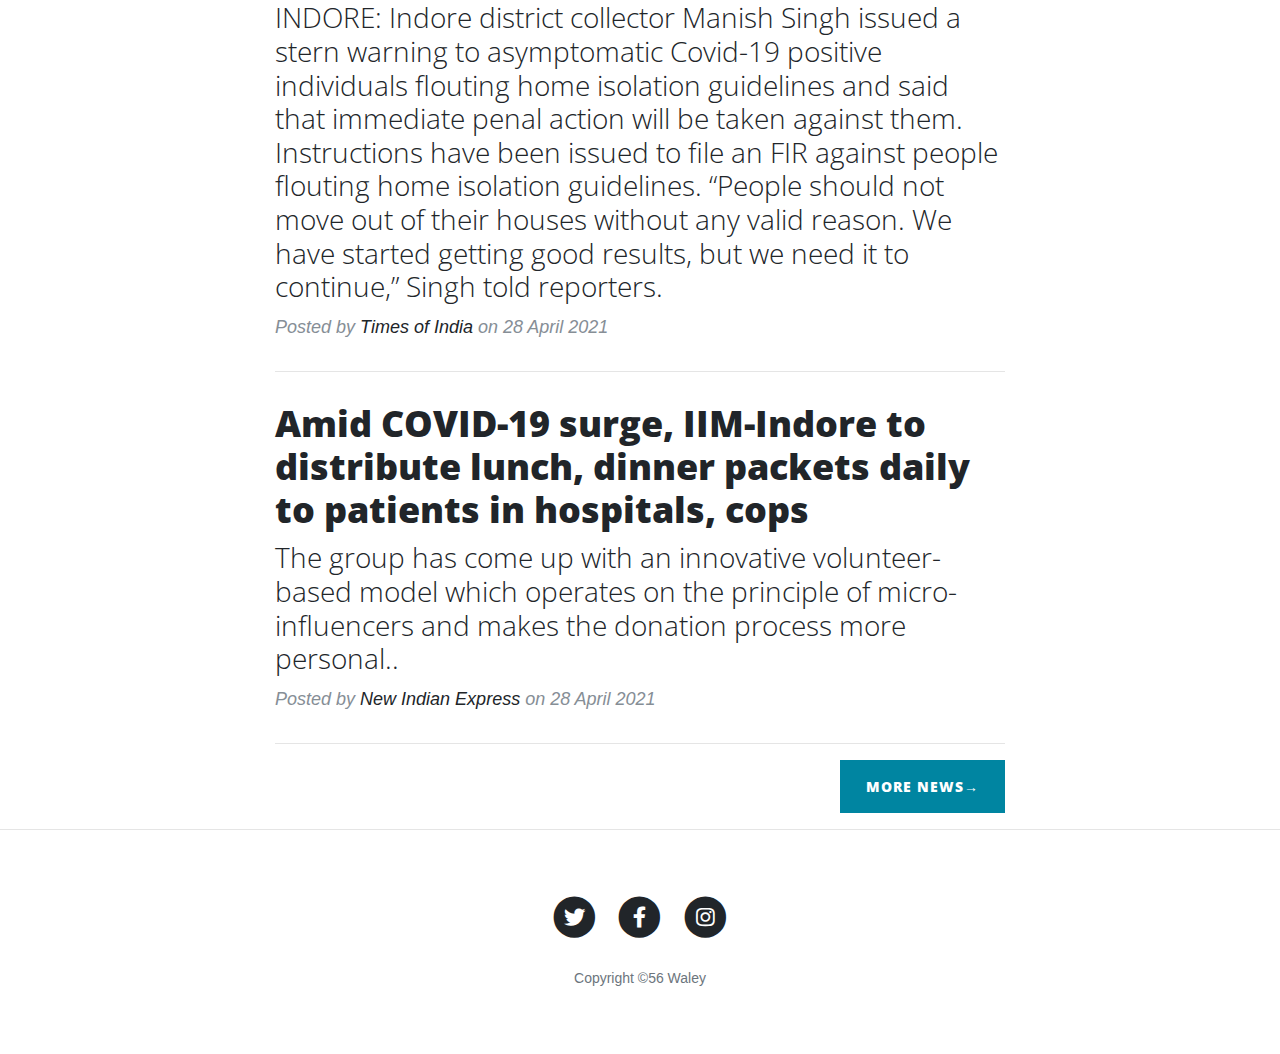
<file: Pages-inside/news.html>
<!DOCTYPE html>
<html lang="en">

<head>

  <meta charset="utf-8">
  <meta name="viewport" content="width=device-width, initial-scale=1, shrink-to-fit=no">
  <meta name="description" content="">
  <meta name="author" content="">

  <title>56 waley - News</title>


  <link href="vendor/bootstrap/css/bootstrap.min.css" rel="stylesheet">

  
  <link href="vendor/fontawesome-free/css/all.min.css" rel="stylesheet" type="text/css">
  <link href='https://fonts.googleapis.com/css?family=Lora:400,700,400italic,700italic' rel='stylesheet' type='text/css'>
  <link href='https://fonts.googleapis.com/css?family=Open+Sans:300italic,400italic,600italic,700italic,800italic,400,300,600,700,800' rel='stylesheet' type='text/css'>

  
  <link href="css/clean-blog.min.css" rel="stylesheet">

</head>

<body>

  <!-- Navigation -->
  <nav class="navbar navbar-expand-lg navbar-light fixed-top" id="mainNav">
    <div class="container">
      <a class="navbar-brand" href="../index.html">56 Waley</a>
      <button class="navbar-toggler navbar-toggler-right" type="button" data-toggle="collapse" data-target="#navbarResponsive" aria-controls="navbarResponsive" aria-expanded="false" aria-label="Toggle navigation">
        Menu
        <i class="fas fa-bars"></i>
      </button>
      <div class="collapse navbar-collapse" id="navbarResponsive">
        <ul class="navbar-nav ml-auto">
          <li class="nav-item">
            <a class="nav-link" href="../index.html" target="_blank">Home</a>
          </li>
          <li class="nav-item">
            <a class="nav-link" href="About.html">About</a>
          </li>
            <li class="nav-item">
            <a class="nav-link" href="SignUp.html">SignUp</a>
          </li>
        </ul>
      </div>
    </div>
  </nav>

  <!-- Page Header -->
  <header class="masthead" style="background-image: url('img/bg.jpg')">
    <div class="overlay"></div>
    <div class="container">
      <div class="row">
        <div class="col-lg-8 col-md-10 mx-auto">
          <div class="site-heading">
            <h1>Indore News</h1>
            <span class="subheading">Stay up-to-date with whats happening in the city</span>
          </div>
        </div>
      </div>
    </div>
  </header>

  <!-- Main Content -->
  <div class="container">
    <div class="row">
      <div class="col-lg-8 col-md-10 mx-auto">
        <div class="post-preview">
          <a href="https://www.indiatvnews.com/news/india/indore-dairy-products-free-home-delivery-700778">
            <h2 class="post-title">
              Free home delivery of dairy products in Indore amid Covid surge
            </h2>
            <h3 class="post-subtitle">
              To stop the surge in coronavirus infections, a complete lockdown has been imposed in Indore. A major decision has now been taken to provide free home delivery of milk and dairy products by Indore Cooperative Milk so that the general public do not face any problem of getting everyday essential food services.
            </h3>
          </a>
          <p class="post-meta">Posted by
            <a href="https://www.indiatvnews.com/">India TV</a>
            on April 27, 2021</p>
        </div>
        <hr>
        <div class="post-preview">
          <a href="https://in.news.yahoo.com/5-arrested-black-marketing-selling-022954856.html?guccounter=1&guce_referrer=aHR0cHM6Ly93d3cuZ29vZ2xlLmNvbS8&guce_referrer_sig=AQAAANh3xjchzIKhADG7AkdRtVWaE-BmM0dMqabpAqKIYKF9XDNZCKberVmTNytb-J_mYmrOskTES7vuhTvJzQ6VvjnjcVsokXT6tANsbyimRSy22Z6vZAL4cyniYFddjSKQ0ATnSHHOI_dze2503Q7Gzg75NZCoHy1N5LfK6Q6bfgHp">
            <h2 class="post-title">
              5 arrested for black marketing, selling fake Remdesivir injection in Indore
            </h2>
            <h3 class="post-subtitle">
              Indore (Madhya Pradesh), Apr 26 (ANI): Five people have been arrested in Indore for black marketing and selling of fake Remdesivir injection on April 25. Out of the five arrested on Saturday, three were arrested for black marketing of Remdesivir injection while the other two were arrested for involvement in selling fake injection as the anti-viral drug used in curing COVID-19 infected patients. The demand for Remdesivir injections has been rising amid the surge in COVID-19 cases in the country.


            </h3>
          </a>
          <p class="post-meta">Posted by
            <a href="https://in.news.yahoo.com/">Yahoo! News</a>
            on 26 april 2021</p>
        </div>
        <hr>
        <div class="post-preview">
          <a href="https://timesofindia.indiatimes.com/city/indore/in-indore-warning-for-patients-breaking-home-isolation-norms/articleshow/82268833.cms">
            <h2 class="post-title">
              In Indore, warning for patients breaking home isolation norms
            </h2>
            <h3 class="post-subtitle">
              INDORE: Indore district collector Manish Singh issued a stern warning to asymptomatic Covid-19 positive individuals flouting home isolation guidelines and said that immediate penal action will be taken against them.
Instructions have been issued to file an FIR against people flouting home isolation guidelines. “People should not move out of their houses without any valid reason. We have started getting good results, but we need it to continue,” Singh told reporters.

            </h3>
          </a>
          <p class="post-meta">Posted by
            <a href="https://timesofindia.indiatimes.com/defaultinterstitial.cms">Times of India</a>
            on 28 April 2021</p>
        </div>
        <hr>
        <div class="post-preview">
          <a href="https://www.newindianexpress.com/nation/2021/apr/26/amid-covid-19-surge-iim-indore-to-distribute-lunch-dinner-packets-daily-to-patients-in-hospitals-2295126.html">
            <h2 class="post-title">
              Amid COVID-19 surge, IIM-Indore to distribute lunch, dinner packets daily to patients in hospitals, cops
            </h2>
            <h3 class="post-subtitle">
              The group has come up with an innovative volunteer-based model which operates on the principle of micro-influencers and makes the donation process more personal..
            </h3>
          </a>
          <p class="post-meta">Posted by
            <a href="https://www.newindianexpress.com">New Indian Express</a>
            on 28 April 2021</p>
        </div>
        <hr>
        <!-- Pager -->
        <div class="clearfix">
          <a class="btn btn-primary float-right" href="https://www.google.com/search?q=indore&rlz=a&sxsrf=ALeKk02iufdM5sg4C9UFQObFBtJT728hjA:1619512960449&source=lnms&tbm=nws&sa=X&ved=2ahUKEwjgv931g57wAhXJ63MBHYJ8DBcQ_AUoAnoECAEQBA&biw=1067&bih=502">More News&rarr;</a>
        </div>
      </div>
    </div>
  </div>

  <hr>

  <!-- Footer -->
  <footer>
    <div class="container">
      <div class="row">
        <div class="col-lg-8 col-md-10 mx-auto">
          <ul class="list-inline text-center">
            <li class="list-inline-item">
              <a href="#">
                <span class="fa-stack fa-lg">
                  <i class="fas fa-circle fa-stack-2x"></i>
                  <i class="fab fa-twitter fa-stack-1x fa-inverse"></i>
                </span>
              </a>
            </li>
            <li class="list-inline-item">
              <a href="#">
                <span class="fa-stack fa-lg">
                  <i class="fas fa-circle fa-stack-2x"></i>
                  <i class="fab fa-facebook-f fa-stack-1x fa-inverse"></i>
                </span>
              </a>
            </li>
            <li class="list-inline-item">
              <a href="#">
                <span class="fa-stack fa-lg">
                  <i class="fas fa-circle fa-stack-2x"></i>
                  <i class="fab fa-instagram fa-stack-1x fa-inverse"></i>
                </span>
              </a>
            </li>
          </ul>
          <p class="copyright text-muted">Copyright &copy;56 Waley</p>
        </div>
      </div>
    </div>
  </footer>

  <!-- Bootstrap core JavaScript -->
  <script src="vendor/jquery/jquery.min.js"></script>
  <script src="vendor/bootstrap/js/bootstrap.bundle.min.js"></script>

  <!-- Custom scripts for this template -->
  <script src="js/clean-blog.min.js"></script>

</body>

</html>
</file>
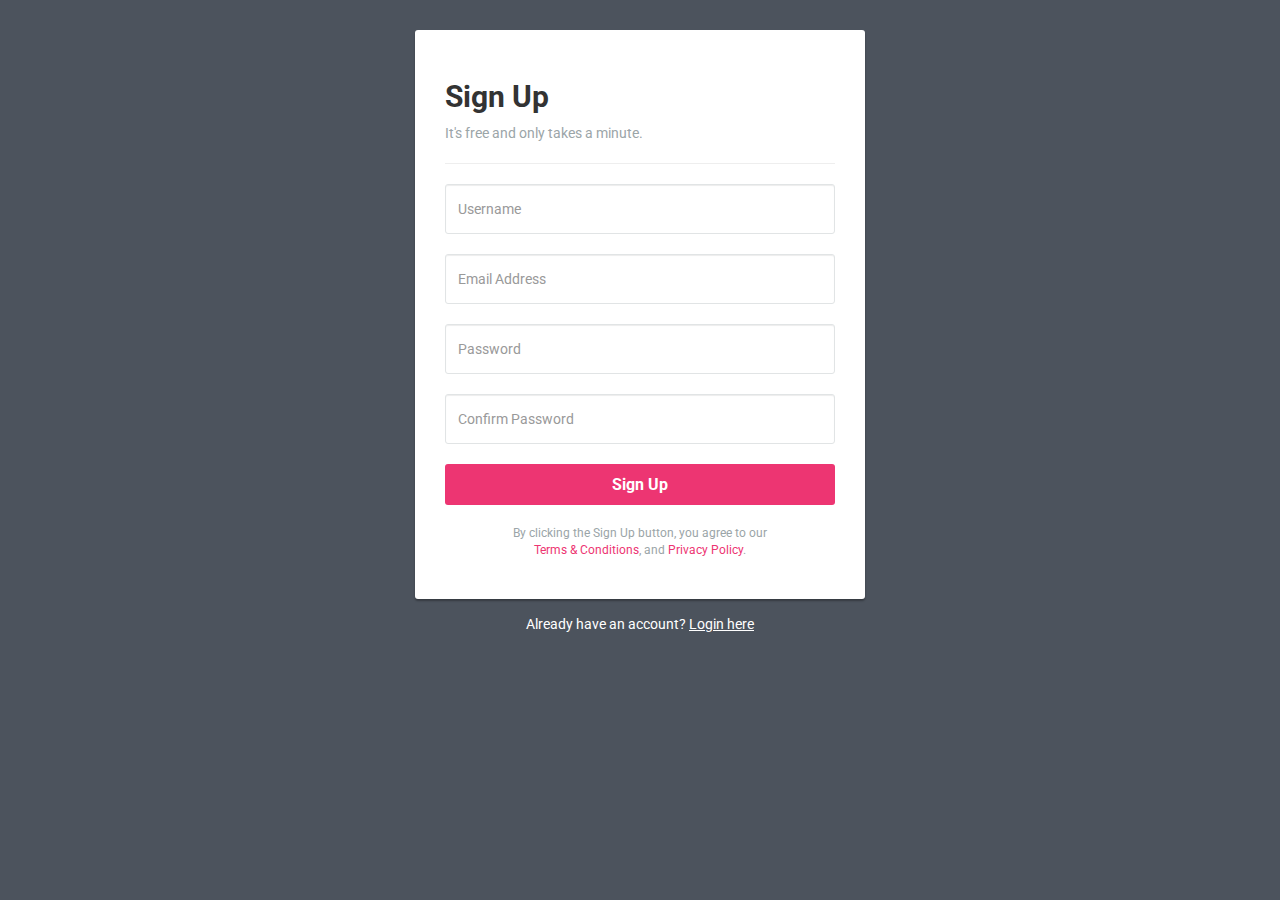
<file: Pages-inside/SignUp.html>
<!DOCTYPE html>
<html lang="en">
<head>
<meta charset="utf-8">
<meta http-equiv="X-UA-Compatible" content="IE=edge">
<meta name="viewport" content="width=device-width, initial-scale=1">
<link href="https://fonts.googleapis.com/css?family=Roboto:400,700" rel="stylesheet">
<title>56 Waley-Sign up Form</title>
<link rel="stylesheet" href="https://maxcdn.bootstrapcdn.com/bootstrap/3.3.7/css/bootstrap.min.css">
<script src="./vendor/jquery/jquery.min.js"></script>
<script src="https://maxcdn.bootstrapcdn.com/bootstrap/3.3.7/js/bootstrap.min.js"></script> 
<style type="text/css">
	body {
		color: #fff;
		background: #4c535d;
		font-family: 'Roboto', sans-serif;
	}
    .form-control {
        min-height: 50px;
		border-color: #e1e4e5;
	}
    .form-control, .btn {        
        border-radius: 3px;
    }    
	.signup-form {
		width: 450px;
		margin: 0 auto;
		padding: 30px 0;
	}	
    .signup-form form {
		color: #9ba5a8;
		border-radius: 3px;
    	margin-bottom: 15px;
        background: #fff;
        box-shadow: 0px 2px 2px rgba(0, 0, 0, 0.3);
        padding: 30px;
    }
	.signup-form h2 {
		color: #333;
		font-weight: bold;   
    }
	.signup-form .form-group {
		margin-bottom: 20px;
	}
    .signup-form .btn {        
        font-size: 16px;
        font-weight: bold;
		background: #ed3572;
		border: none;
		min-width: 140px;
    }
	.signup-form .btn:hover, .signup-form .btn:focus {
		background: #3fc0ad;
	}
	.signup-form a {
		color: #fff;
		text-decoration: underline;
	}
	.signup-form form a {
		color: #ed3572;
		text-decoration: none;
	}	
	.signup-form form a:hover {
		text-decoration: underline;
	}
</style>
</head>
<body>
<div class="signup-form">
    <form action="" method="post">
		<h2>Sign Up</h2>
		<p>It's free and only takes a minute.</p>
		<hr>
        <div class="form-group">
        	<input type="text" class="form-control" name="username" placeholder="Username" required="required">
        </div>
        <div class="form-group">
        	<input type="email" class="form-control" name="email" placeholder="Email Address" required="required">
        </div>
		<div class="form-group">
            <input type="password" class="form-control" name="password" placeholder="Password" required="required">
        </div>
		<div class="form-group">
            <input type="password" class="form-control" name="confirm_password" placeholder="Confirm Password" required="required">
        </div>
		<div class="form-group">
            <button type="submit" class="btn btn-primary btn-block btn-lg">Sign Up</button>
        </div>
		<p class="small text-center">By clicking the Sign Up button, you agree to our <br><a href="#">Terms &amp; Conditions</a>, and <a href="#">Privacy Policy</a>.</p>
    </form>
	<div class="text-center">Already have an account? <a href="#">Login here</a></div>
</div>
</body>
</html>
</file>
<file: css/linearicons.css>
@font-face {
	font-family: 'Linearicons-Free';
	src:url('../fonts/Linearicons-Free.eot?w118d');
	src:url('../fonts/Linearicons-Free.eot?#iefixw118d') format('embedded-opentype'),
		url('../fonts/Linearicons-Free.woff2?w118d') format('woff2'),
		url('../fonts/Linearicons-Free.woff?w118d') format('woff'),
		url('../fonts/Linearicons-Free.ttf?w118d') format('truetype'),
		url('../fonts/Linearicons-Free.svg?w118d#Linearicons-Free') format('svg');
	font-weight: normal;
	font-style: normal;
}

.lnr {
	font-family: 'Linearicons-Free';
	speak: none;
	font-style: normal;
	font-weight: normal;
	font-variant: normal;
	text-transform: none;
	line-height: 1;

	/* Better Font Rendering =========== */
	-webkit-font-smoothing: antialiased;
	-moz-osx-font-smoothing: grayscale;
}

.lnr-home:before {
	content: "\e800";
}
.lnr-apartment:before {
	content: "\e801";
}
.lnr-pencil:before {
	content: "\e802";
}
.lnr-magic-wand:before {
	content: "\e803";
}
.lnr-drop:before {
	content: "\e804";
}
.lnr-lighter:before {
	content: "\e805";
}
.lnr-poop:before {
	content: "\e806";
}
.lnr-sun:before {
	content: "\e807";
}
.lnr-moon:before {
	content: "\e808";
}
.lnr-cloud:before {
	content: "\e809";
}
.lnr-cloud-upload:before {
	content: "\e80a";
}
.lnr-cloud-download:before {
	content: "\e80b";
}
.lnr-cloud-sync:before {
	content: "\e80c";
}
.lnr-cloud-check:before {
	content: "\e80d";
}
.lnr-database:before {
	content: "\e80e";
}
.lnr-lock:before {
	content: "\e80f";
}
.lnr-cog:before {
	content: "\e810";
}
.lnr-trash:before {
	content: "\e811";
}
.lnr-dice:before {
	content: "\e812";
}
.lnr-heart:before {
	content: "\e813";
}
.lnr-star:before {
	content: "\e814";
}
.lnr-star-half:before {
	content: "\e815";
}
.lnr-star-empty:before {
	content: "\e816";
}
.lnr-flag:before {
	content: "\e817";
}
.lnr-envelope:before {
	content: "\e818";
}
.lnr-paperclip:before {
	content: "\e819";
}
.lnr-inbox:before {
	content: "\e81a";
}
.lnr-eye:before {
	content: "\e81b";
}
.lnr-printer:before {
	content: "\e81c";
}
.lnr-file-empty:before {
	content: "\e81d";
}
.lnr-file-add:before {
	content: "\e81e";
}
.lnr-enter:before {
	content: "\e81f";
}
.lnr-exit:before {
	content: "\e820";
}
.lnr-graduation-hat:before {
	content: "\e821";
}
.lnr-license:before {
	content: "\e822";
}
.lnr-music-note:before {
	content: "\e823";
}
.lnr-film-play:before {
	content: "\e824";
}
.lnr-camera-video:before {
	content: "\e825";
}
.lnr-camera:before {
	content: "\e826";
}
.lnr-picture:before {
	content: "\e827";
}
.lnr-book:before {
	content: "\e828";
}
.lnr-bookmark:before {
	content: "\e829";
}
.lnr-user:before {
	content: "\e82a";
}
.lnr-users:before {
	content: "\e82b";
}
.lnr-shirt:before {
	content: "\e82c";
}
.lnr-store:before {
	content: "\e82d";
}
.lnr-cart:before {
	content: "\e82e";
}
.lnr-tag:before {
	content: "\e82f";
}
.lnr-phone-handset:before {
	content: "\e830";
}
.lnr-phone:before {
	content: "\e831";
}
.lnr-pushpin:before {
	content: "\e832";
}
.lnr-map-marker:before {
	content: "\e833";
}
.lnr-map:before {
	content: "\e834";
}
.lnr-location:before {
	content: "\e835";
}
.lnr-calendar-full:before {
	content: "\e836";
}
.lnr-keyboard:before {
	content: "\e837";
}
.lnr-spell-check:before {
	content: "\e838";
}
.lnr-screen:before {
	content: "\e839";
}
.lnr-smartphone:before {
	content: "\e83a";
}
.lnr-tablet:before {
	content: "\e83b";
}
.lnr-laptop:before {
	content: "\e83c";
}
.lnr-laptop-phone:before {
	content: "\e83d";
}
.lnr-power-switch:before {
	content: "\e83e";
}
.lnr-bubble:before {
	content: "\e83f";
}
.lnr-heart-pulse:before {
	content: "\e840";
}
.lnr-construction:before {
	content: "\e841";
}
.lnr-pie-chart:before {
	content: "\e842";
}
.lnr-chart-bars:before {
	content: "\e843";
}
.lnr-gift:before {
	content: "\e844";
}
.lnr-diamond:before {
	content: "\e845";
}
.lnr-linearicons:before {
	content: "\e846";
}
.lnr-dinner:before {
	content: "\e847";
}
.lnr-coffee-cup:before {
	content: "\e848";
}
.lnr-leaf:before {
	content: "\e849";
}
.lnr-paw:before {
	content: "\e84a";
}
.lnr-rocket:before {
	content: "\e84b";
}
.lnr-briefcase:before {
	content: "\e84c";
}
.lnr-bus:before {
	content: "\e84d";
}
.lnr-car:before {
	content: "\e84e";
}
.lnr-train:before {
	content: "\e84f";
}
.lnr-bicycle:before {
	content: "\e850";
}
.lnr-wheelchair:before {
	content: "\e851";
}
.lnr-select:before {
	content: "\e852";
}
.lnr-earth:before {
	content: "\e853";
}
.lnr-smile:before {
	content: "\e854";
}
.lnr-sad:before {
	content: "\e855";
}
.lnr-neutral:before {
	content: "\e856";
}
.lnr-mustache:before {
	content: "\e857";
}
.lnr-alarm:before {
	content: "\e858";
}
.lnr-bullhorn:before {
	content: "\e859";
}
.lnr-volume-high:before {
	content: "\e85a";
}
.lnr-volume-medium:before {
	content: "\e85b";
}
.lnr-volume-low:before {
	content: "\e85c";
}
.lnr-volume:before {
	content: "\e85d";
}
.lnr-mic:before {
	content: "\e85e";
}
.lnr-hourglass:before {
	content: "\e85f";
}
.lnr-undo:before {
	content: "\e860";
}
.lnr-redo:before {
	content: "\e861";
}
.lnr-sync:before {
	content: "\e862";
}
.lnr-history:before {
	content: "\e863";
}
.lnr-clock:before {
	content: "\e864";
}
.lnr-download:before {
	content: "\e865";
}
.lnr-upload:before {
	content: "\e866";
}
.lnr-enter-down:before {
	content: "\e867";
}
.lnr-exit-up:before {
	content: "\e868";
}
.lnr-bug:before {
	content: "\e869";
}
.lnr-code:before {
	content: "\e86a";
}
.lnr-link:before {
	content: "\e86b";
}
.lnr-unlink:before {
	content: "\e86c";
}
.lnr-thumbs-up:before {
	content: "\e86d";
}
.lnr-thumbs-down:before {
	content: "\e86e";
}
.lnr-magnifier:before {
	content: "\e86f";
}
.lnr-cross:before {
	content: "\e870";
}
.lnr-menu:before {
	content: "\e871";
}
.lnr-list:before {
	content: "\e872";
}
.lnr-chevron-up:before {
	content: "\e873";
}
.lnr-chevron-down:before {
	content: "\e874";
}
.lnr-chevron-left:before {
	content: "\e875";
}
.lnr-chevron-right:before {
	content: "\e876";
}
.lnr-arrow-up:before {
	content: "\e877";
}
.lnr-arrow-down:before {
	content: "\e878";
}
.lnr-arrow-left:before {
	content: "\e879";
}
.lnr-arrow-right:before {
	content: "\e87a";
}
.lnr-move:before {
	content: "\e87b";
}
.lnr-warning:before {
	content: "\e87c";
}
.lnr-question-circle:before {
	content: "\e87d";
}
.lnr-menu-circle:before {
	content: "\e87e";
}
.lnr-checkmark-circle:before {
	content: "\e87f";
}
.lnr-cross-circle:before {
	content: "\e880";
}
.lnr-plus-circle:before {
	content: "\e881";
}
.lnr-circle-minus:before {
	content: "\e882";
}
.lnr-arrow-up-circle:before {
	content: "\e883";
}
.lnr-arrow-down-circle:before {
	content: "\e884";
}
.lnr-arrow-left-circle:before {
	content: "\e885";
}
.lnr-arrow-right-circle:before {
	content: "\e886";
}
.lnr-chevron-up-circle:before {
	content: "\e887";
}
.lnr-chevron-down-circle:before {
	content: "\e888";
}
.lnr-chevron-left-circle:before {
	content: "\e889";
}
.lnr-chevron-right-circle:before {
	content: "\e88a";
}
.lnr-crop:before {
	content: "\e88b";
}
.lnr-frame-expand:before {
	content: "\e88c";
}
.lnr-frame-contract:before {
	content: "\e88d";
}
.lnr-layers:before {
	content: "\e88e";
}
.lnr-funnel:before {
	content: "\e88f";
}
.lnr-text-format:before {
	content: "\e890";
}
.lnr-text-format-remove:before {
	content: "\e891";
}
.lnr-text-size:before {
	content: "\e892";
}
.lnr-bold:before {
	content: "\e893";
}
.lnr-italic:before {
	content: "\e894";
}
.lnr-underline:before {
	content: "\e895";
}
.lnr-strikethrough:before {
	content: "\e896";
}
.lnr-highlight:before {
	content: "\e897";
}
.lnr-text-align-left:before {
	content: "\e898";
}
.lnr-text-align-center:before {
	content: "\e899";
}
.lnr-text-align-right:before {
	content: "\e89a";
}
.lnr-text-align-justify:before {
	content: "\e89b";
}
.lnr-line-spacing:before {
	content: "\e89c";
}
.lnr-indent-increase:before {
	content: "\e89d";
}
.lnr-indent-decrease:before {
	content: "\e89e";
}
.lnr-pilcrow:before {
	content: "\e89f";
}
.lnr-direction-ltr:before {
	content: "\e8a0";
}
.lnr-direction-rtl:before {
	content: "\e8a1";
}
.lnr-page-break:before {
	content: "\e8a2";
}
.lnr-sort-alpha-asc:before {
	content: "\e8a3";
}
.lnr-sort-amount-asc:before {
	content: "\e8a4";
}
.lnr-hand:before {
	content: "\e8a5";
}
.lnr-pointer-up:before {
	content: "\e8a6";
}
.lnr-pointer-right:before {
	content: "\e8a7";
}
.lnr-pointer-down:before {
	content: "\e8a8";
}
.lnr-pointer-left:before {
	content: "\e8a9";
}
</file>
<file: css/nice-select.css>
.nice-select {
  -webkit-tap-highlight-color: transparent;
  background-color: #fff;
  border-radius: 5px;
  border: solid 1px #e8e8e8;
  box-sizing: border-box;
  clear: both;
  cursor: pointer;
  display: block;
  float: left;
  font-family: inherit;
  font-size: 14px;
  font-weight: normal;
  height: 42px;
  line-height: 40px;
  outline: none;
  padding-left: 18px;
  padding-right: 30px;
  position: relative;
  text-align: left !important;
  -webkit-transition: all 0.2s ease-in-out;
  transition: all 0.2s ease-in-out;
  -webkit-user-select: none;
     -moz-user-select: none;
      -ms-user-select: none;
          user-select: none;
  white-space: nowrap;
  width: auto; }
  .nice-select:hover {
    border-color: #dbdbdb; }
  .nice-select:active, .nice-select.open, .nice-select:focus {
    border-color: #999; }
  .nice-select:after {
    border-bottom: 2px solid #999;
    border-right: 2px solid #999;
    content: '';
    display: block;
    height: 5px;
    margin-top: -4px;
    pointer-events: none;
    position: absolute;
    right: 12px;
    top: 50%;
    -webkit-transform-origin: 66% 66%;
        -ms-transform-origin: 66% 66%;
            transform-origin: 66% 66%;
    -webkit-transform: rotate(45deg);
        -ms-transform: rotate(45deg);
            transform: rotate(45deg);
    -webkit-transition: all 0.15s ease-in-out;
    transition: all 0.15s ease-in-out;
    width: 5px; }
  .nice-select.open:after {
    -webkit-transform: rotate(-135deg);
        -ms-transform: rotate(-135deg);
            transform: rotate(-135deg); }
  .nice-select.open .list {
    opacity: 1;
    pointer-events: auto;
    -webkit-transform: scale(1) translateY(0);
        -ms-transform: scale(1) translateY(0);
            transform: scale(1) translateY(0); }
  .nice-select.disabled {
    border-color: #ededed;
    color: #999;
    pointer-events: none; }
    .nice-select.disabled:after {
      border-color: #cccccc; }
  .nice-select.wide {
    width: 100%; }
    .nice-select.wide .list {
      left: 0 !important;
      right: 0 !important; }
  .nice-select.right {
    float: right; }
    .nice-select.right .list {
      left: auto;
      right: 0; }
  .nice-select.small {
    font-size: 12px;
    height: 36px;
    line-height: 34px; }
    .nice-select.small:after {
      height: 4px;
      width: 4px; }
    .nice-select.small .option {
      line-height: 34px;
      min-height: 34px; }
  .nice-select .list {
    background-color: #fff;
    border-radius: 5px;
    box-shadow: 0 0 0 1px rgba(68, 68, 68, 0.11);
    box-sizing: border-box;
    margin-top: 4px;
    opacity: 0;
    overflow: hidden;
    padding: 0;
    pointer-events: none;
    position: absolute;
    top: 100%;
    left: 0;
    -webkit-transform-origin: 50% 0;
        -ms-transform-origin: 50% 0;
            transform-origin: 50% 0;
    -webkit-transform: scale(0.75) translateY(-21px);
        -ms-transform: scale(0.75) translateY(-21px);
            transform: scale(0.75) translateY(-21px);
    -webkit-transition: all 0.2s cubic-bezier(0.5, 0, 0, 1.25), opacity 0.15s ease-out;
    transition: all 0.2s cubic-bezier(0.5, 0, 0, 1.25), opacity 0.15s ease-out;
    z-index: 9; }
    .nice-select .list:hover .option:not(:hover) {
      background-color: transparent !important; }
  .nice-select .option {
    cursor: pointer;
    font-weight: 400;
    line-height: 40px;
    list-style: none;
    min-height: 40px;
    outline: none;
    padding-left: 18px;
    padding-right: 29px;
    text-align: left;
    -webkit-transition: all 0.2s;
    transition: all 0.2s; }
    .nice-select .option:hover, .nice-select .option.focus, .nice-select .option.selected.focus {
      background-color: #f6f6f6; }
    .nice-select .option.selected {
      font-weight: bold; }
    .nice-select .option.disabled {
      background-color: transparent;
      color: #999;
      cursor: default; }

.no-csspointerevents .nice-select .list {
  display: none; }

.no-csspointerevents .nice-select.open .list {
  display: block; }
</file>
<file: css/main.css>
/*--------------------------- Color variations ----------------------*/
/* Medium Layout: 1280px */
/* Tablet Layout: 768px */
/* Mobile Layout: 320px */
/* Wide Mobile Layout: 480px */
/* =================================== */
/*  Basic Style 
/* =================================== */

::-moz-selection {
  
  /* background-color: #ed3572; */
  background-color: #ed3572;
  color: #fff;
}

::selection {
  /* background-color: #ed3572; */
  background-color: #ed3572;
  color: #fff;
  
}

::-webkit-input-placeholder {
  /* WebKit, Blink, Edge */
  color: #777777;
  font-weight: 300;
}

:-moz-placeholder {
  /* Mozilla Firefox 4 to 18 */
  color: #777777;
  opacity: 1;
  font-weight: 300;
}

::-moz-placeholder {
  /* Mozilla Firefox 19+ */
  color: #777777;
  opacity: 1;
  font-weight: 300;
}

:-ms-input-placeholder {
  /* Internet Explorer 10-11 */
  color: #777777;
  font-weight: 300;
}

::-ms-input-placeholder {
  /* Microsoft Edge */
  color: #777777;
  font-weight: 300;
}

body {
  color: #777777;
  font-family: "Poppins", sans-serif;
  font-size: 14px;
  font-weight: 300;
  line-height: 1.625em;
  position: relative;
}

ol, ul {
  margin: 0;
  padding: 0;
  list-style: none;
}

select {
  display: block;
}

figure {
  margin: 0;
}

a {
  -webkit-transition: all 0.3s ease 0s;
  -moz-transition: all 0.3s ease 0s;
  -o-transition: all 0.3s ease 0s;
  transition: all 0.3s ease 0s;
}

iframe {
  border: 0;
}

a, a:focus, a:hover {
  text-decoration: none;
  outline: 0;
}

.btn.active.focus,
.btn.active:focus,
.btn.focus,
.btn.focus:active,
.btn:active:focus,
.btn:focus {
  text-decoration: none;
  outline: 0;
}

.card-panel {
  margin: 0;
  padding: 60px;
}

/**
 *  Typography
 *
 **/
.btn i, .btn-large i, .btn-floating i, .btn-large i, .btn-flat i {
  font-size: 1em;
  line-height: inherit;
}

.gray-bg {
  background: #f9f9ff;
}

h1, h2, h3,
h4, h5, h6 {
  font-family: "Poppins", sans-serif;
  color: #222222;
  line-height: 1.2em !important;
  margin-bottom: 0;
  margin-top: 0;
  font-weight: 600;
}

.h1, .h2, .h3,
.h4, .h5, .h6 {
  margin-bottom: 0;
  margin-top: 0;
  font-family: "Poppins", sans-serif;
  font-weight: 600;
  color: #222222;
}

h1, .h1 {
  font-size: 36px;
}

h2, .h2 {
  font-size: 30px;
}

h3, .h3 {
  font-size: 24px;
}

h4, .h4 {
  font-size: 18px;
}

h5, .h5 {
  font-size: 16px;
}

h6, .h6 {
  font-size: 14px;
  color: #222222;
}

td, th {
  border-radius: 0px;
}


.clear::before, .clear::after {
  content: " ";
  display: table;
}

.clear::after {
  clear: both;
}

.fz-11 {
  font-size: 11px;
}

.fz-12 {
  font-size: 12px;
}

.fz-13 {
  font-size: 13px;
}

.fz-14 {
  font-size: 14px;
}

.fz-15 {
  font-size: 15px;
}

.fz-16 {
  font-size: 16px;
}

.fz-18 {
  font-size: 18px;
}

.fz-30 {
  font-size: 30px;
}

.fz-48 {
  font-size: 48px !important;
}

.fw100 {
  font-weight: 100;
}

.fw300 {
  font-weight: 300;
}

.fw400 {
  font-weight: 400 !important;
}

.fw500 {
  font-weight: 500;
}

.f700 {
  font-weight: 700;
}

.fsi {
  font-style: italic;
}

.mt-10 {
  margin-top: 10px;
}

.mt-15 {
  margin-top: 15px;
}

.mt-20 {
  margin-top: 20px;
}

.mt-25 {
  margin-top: 25px;
}

.mt-30 {
  margin-top: 30px;
}

.mt-35 {
  margin-top: 35px;
}

.mt-40 {
  margin-top: 40px;
}

.mt-50 {
  margin-top: 50px;
}

.mt-60 {
  margin-top: 60px;
}

.mt-70 {
  margin-top: 70px;
}

.mt-80 {
  margin-top: 80px;
}

.mt-100 {
  margin-top: 100px;
}

.mt-120 {
  margin-top: 120px;
}

.mt-150 {
  margin-top: 150px;
}

.ml-0 {
  margin-left: 0 !important;
}

.ml-5 {
  margin-left: 5px !important;
}

.ml-10 {
  margin-left: 10px;
}

.ml-15 {
  margin-left: 15px;
}

.ml-20 {
  margin-left: 20px;
}

.ml-30 {
  margin-left: 30px;
}

.ml-50 {
  margin-left: 50px;
}

.mr-0 {
  margin-right: 0 !important;
}

.mr-5 {
  margin-right: 5px !important;
}

.mr-15 {
  margin-right: 15px;
}

.mr-10 {
  margin-right: 10px;
}

.mr-20 {
  margin-right: 20px;
}

.mr-30 {
  margin-right: 30px;
}

.mr-50 {
  margin-right: 50px;
}

.mb-0 {
  margin-bottom: 0px;
}

.mb-0-i {
  margin-bottom: 0px !important;
}

.mb-5 {
  margin-bottom: 5px;
}

.mb-10 {
  margin-bottom: 10px;
}

.mb-15 {
  margin-bottom: 15px;
}

.mb-20 {
  margin-bottom: 20px;
}

.mb-25 {
  margin-bottom: 25px;
}

.mb-30 {
  margin-bottom: 30px;
}

.mb-40 {
  margin-bottom: 40px;
}

.mb-50 {
  margin-bottom: 50px;
}

.mb-60 {
  margin-bottom: 60px;
}

.mb-70 {
  margin-bottom: 70px;
}

.mb-80 {
  margin-bottom: 80px;
}

.mb-90 {
  margin-bottom: 90px;
}

.mb-100 {
  margin-bottom: 100px;
}

.pt-0 {
  padding-top: 0px;
}

.pt-10 {
  padding-top: 10px;
}

.pt-15 {
  padding-top: 15px;
}

.pt-20 {
  padding-top: 20px;
}

.pt-25 {
  padding-top: 25px;
}

.pt-30 {
  padding-top: 30px;
}

.pt-40 {
  padding-top: 40px;
}

.pt-50 {
  padding-top: 50px;
}

.pt-60 {
  padding-top: 60px;
}

.pt-70 {
  padding-top: 70px;
}

.pt-80 {
  padding-top: 80px;
}

.pt-90 {
  padding-top: 90px;
}

.pt-100 {
  padding-top: 100px;
}

.pt-120 {
  padding-top: 120px;
}

.pt-150 {
  padding-top: 150px;
}

.pt-170 {
  padding-top: 170px;
}

.pb-0 {
  padding-bottom: 0px;
}

.pb-10 {
  padding-bottom: 10px;
}

.pb-15 {
  padding-bottom: 15px;
}

.pb-20 {
  padding-bottom: 20px;
}

.pb-25 {
  padding-bottom: 25px;
}

.pb-30 {
  padding-bottom: 30px;
}

.pb-40 {
  padding-bottom: 40px;
}

.pb-50 {
  padding-bottom: 50px;
}

.pb-60 {
  padding-bottom: 60px;
}

.pb-70 {
  padding-bottom: 70px;
}

.pb-80 {
  padding-bottom: 80px;
}

.pb-90 {
  padding-bottom: 90px;
}

.pb-100 {
  padding-bottom: 100px;
}

.pb-120 {
  padding-bottom: 120px;
}

.pb-150 {
  padding-bottom: 150px;
}

.pr-30 {
  padding-right: 30px;
}

.pl-30 {
  padding-left: 30px;
}

.pl-90 {
  padding-left: 90px;
}

.p-40 {
  padding: 40px;
}

.float-left {
  float: left;
}

.float-right {
  float: right;
}

.text-italic {
  font-style: italic;
}

.text-white {
  color: #fff;
}

.text-black {
  color: #000;
}

.transition {
  -webkit-transition: all 0.3s ease 0s;
  -moz-transition: all 0.3s ease 0s;
  -o-transition: all 0.3s ease 0s;
  transition: all 0.3s ease 0s;
}

.section-full {
  padding: 100px 0;
}

.section-half {
  padding: 75px 0;
}

.text-center {
  text-align: center;
}

.text-left {
  text-align: left;
}

.text-rigth {
  text-align: right;
}

.flex {
  display: -webkit-box;
  display: -webkit-flex;
  display: -moz-flex;
  display: -ms-flexbox;
  display: flex;
}

.inline-flex {
  display: -webkit-inline-box;
  display: -webkit-inline-flex;
  display: -moz-inline-flex;
  display: -ms-inline-flexbox;
  display: inline-flex;
}

.flex-grow {
  -webkit-box-flex: 1;
  -webkit-flex-grow: 1;
  -moz-flex-grow: 1;
  -ms-flex-positive: 1;
  flex-grow: 1;
}

.flex-wrap {
  -webkit-flex-wrap: wrap;
  -moz-flex-wrap: wrap;
  -ms-flex-wrap: wrap;
  flex-wrap: wrap;
}

.flex-left {
  -webkit-box-pack: start;
  -ms-flex-pack: start;
  -webkit-justify-content: flex-start;
  -moz-justify-content: flex-start;
  justify-content: flex-start;
}

.flex-middle {
  -webkit-box-align: center;
  -ms-flex-align: center;
  -webkit-align-items: center;
  -moz-align-items: center;
  align-items: center;
}

.flex-right {
  -webkit-box-pack: end;
  -ms-flex-pack: end;
  -webkit-justify-content: flex-end;
  -moz-justify-content: flex-end;
  justify-content: flex-end;
}

.flex-top {
  -webkit-align-self: flex-start;
  -moz-align-self: flex-start;
  -ms-flex-item-align: start;
  align-self: flex-start;
}

.flex-center {
  -webkit-box-pack: center;
  -ms-flex-pack: center;
  -webkit-justify-content: center;
  -moz-justify-content: center;
  justify-content: center;
}

.flex-bottom {
  -webkit-align-self: flex-end;
  -moz-align-self: flex-end;
  -ms-flex-item-align: end;
  align-self: flex-end;
}

.space-between {
  -webkit-box-pack: justify;
  -ms-flex-pack: justify;
  -webkit-justify-content: space-between;
  -moz-justify-content: space-between;
  justify-content: space-between;
}

.space-around {
  -ms-flex-pack: distribute;
  -webkit-justify-content: space-around;
  -moz-justify-content: space-around;
  justify-content: space-around;
}

.flex-column {
  -webkit-box-direction: normal;
  -webkit-box-orient: vertical;
  -webkit-flex-direction: column;
  -moz-flex-direction: column;
  -ms-flex-direction: column;
  flex-direction: column;
}

.flex-cell {
  display: -webkit-box;
  display: -webkit-flex;
  display: -moz-flex;
  display: -ms-flexbox;
  display: flex;
  -webkit-box-flex: 1;
  -webkit-flex-grow: 1;
  -moz-flex-grow: 1;
  -ms-flex-positive: 1;
  flex-grow: 1;
}

.display-table {
  display: table;
}

.light {
  color: #fff;
}

.dark {
  color: #222;
}

.relative {
  position: relative;
}

.overflow-hidden {
  overflow: hidden;
}

.overlay {
  position: absolute;
  left: 0;
  right: 0;
  top: 0;
  bottom: 0;
}

.container.fullwidth {
  width: 100%;
}

.container.no-padding {
  padding-left: 0;
  padding-right: 0;
}

.no-padding {
  padding: 0;
}

.section-bg {
  background: #f9fafc;
}

@media (max-width: 767px) {
  .no-flex-xs {
    display: block !important;
  }
}

.row.no-margin {
  margin-left: 0;
  margin-right: 0;
}

.sample-text-area {
  background: #fff;
  padding: 100px 0 70px 0;
}

.text-heading {
  margin-bottom: 30px;
  font-size: 24px;
}

b, sup, sub, u, del {
  /* color: #ed3572 */
  color: #ed3572;
}

h1 {
  font-size: 36px;
}

h2 {
  font-size: 30px;
}

h3 {
  font-size: 24px;
}

h4 {
  font-size: 18px;
}

h5 {
  font-size: 16px;
}

h6 {
  font-size: 14px;
}

h1, h2, h3, h4, h5, h6 {
  line-height: 1.5em;
}

.typography h1, .typography h2, .typography h3, .typography h4, .typography h5, .typography h6 {
  color: #777777;
}

.button-area {
  background: #fff;
}

.button-area .border-top-generic {
  padding: 70px 15px;
  border-top: 1px dotted #eee;
}

.button-group-area .genric-btn {
  margin-right: 10px;
  margin-top: 10px;
}

.button-group-area .genric-btn:last-child {
  margin-right: 0;
}

.genric-btn {
  display: inline-block;
  outline: none;
  line-height: 40px;
  padding: 0 30px;
  font-size: .8em;
  text-align: center;
  text-decoration: none;
  font-weight: 500;
  cursor: pointer;
  -webkit-transition: all 0.3s ease 0s;
  -moz-transition: all 0.3s ease 0s;
  -o-transition: all 0.3s ease 0s;
  transition: all 0.3s ease 0s;
}

.genric-btn:focus {
  outline: none;
}

.genric-btn.e-large {
  padding: 0 40px;
  line-height: 50px;
}

.genric-btn.large {
  line-height: 45px;
}

.genric-btn.medium {
  line-height: 30px;
}

.genric-btn.small {
  line-height: 25px;
}

.genric-btn.radius {
  border-radius: 3px;
}

.genric-btn.circle {
  border-radius: 20px;
}

.genric-btn.arrow {
  display: -webkit-inline-box;
  display: -ms-inline-flexbox;
  display: inline-flex;
  -webkit-box-align: center;
  -ms-flex-align: center;
  align-items: center;
}

.genric-btn.arrow span {
  margin-left: 10px;
}

.genric-btn.default {
  color: #222222;
  background: #f9f9ff;
  border: 1px solid transparent;
}

.genric-btn.default:hover {
  border: 1px solid #f9f9ff;
  background: #fff;
}

.genric-btn.default-border {
  border: 1px solid #f9f9ff;
  background: #fff;
}

.genric-btn.default-border:hover {
  color: #222222;
  background: #f9f9ff;
  border: 1px solid transparent;
}

.genric-btn.primary {
  color: #fff;
  /* background: #ed3572; */
  background: #ed3572;
  border: 1px solid transparent;
}

.genric-btn.primary:hover {
  color: #ed3572;
  color: #ed3572;
  border: 1px solid #ed3572;
  background: #fff;
}

.genric-btn.primary-border {
  color: #ed3572;
  border: 1px solid #ed3572;
  background: #fff;
}

.genric-btn.primary-border:hover {
  color: #fff;
  background: #ed3572;
  border: 1px solid transparent;
}

.genric-btn.success {
  color: #fff;
  background: #4cd3e3;
  border: 1px solid transparent;
}

.genric-btn.success:hover {
  color: #4cd3e3;
  border: 1px solid #4cd3e3;
  background: #fff;
}

.genric-btn.success-border {
  color: #4cd3e3;
  border: 1px solid #4cd3e3;
  background: #fff;
}

.genric-btn.success-border:hover {
  color: #fff;
  background: #4cd3e3;
  border: 1px solid transparent;
}

.genric-btn.info {
  color: #fff;
  background: #38a4ff;
  border: 1px solid transparent;
}

.genric-btn.info:hover {
  color: #38a4ff;
  border: 1px solid #38a4ff;
  background: #fff;
}

.genric-btn.info-border {
  color: #38a4ff;
  border: 1px solid #38a4ff;
  background: #fff;
}

.genric-btn.info-border:hover {
  color: #fff;
  background: #38a4ff;
  border: 1px solid transparent;
}

.genric-btn.warning {
  color: #fff;
  background: #f4e700;
  border: 1px solid transparent;
}

.genric-btn.warning:hover {
  color: #f4e700;
  border: 1px solid #f4e700;
  background: #fff;
}

.genric-btn.warning-border {
  color: #f4e700;
  border: 1px solid #f4e700;
  background: #fff;
}

.genric-btn.warning-border:hover {
  color: #fff;
  background: #f4e700;
  border: 1px solid transparent;
}

.genric-btn.danger {
  color: #fff;
  background: #f44a40;
  border: 1px solid transparent;
}

.genric-btn.danger:hover {
  color: #f44a40;
  border: 1px solid #f44a40;
  background: #fff;
}

.genric-btn.danger-border {
  color: #f44a40;
  border: 1px solid #f44a40;
  background: #fff;
}

.genric-btn.danger-border:hover {
  color: #fff;
  background: #f44a40;
  border: 1px solid transparent;
}

.genric-btn.link {
  color: #222222;
  background: #f9f9ff;
  text-decoration: underline;
  border: 1px solid transparent;
}

.genric-btn.link:hover {
  color: #222222;
  border: 1px solid #f9f9ff;
  background: #fff;
}

.genric-btn.link-border {
  color: #222222;
  border: 1px solid #f9f9ff;
  background: #fff;
  text-decoration: underline;
}

.genric-btn.link-border:hover {
  color: #222222;
  background: #f9f9ff;
  border: 1px solid transparent;
}

.genric-btn.disable {
  color: #222222, 0.3;
  background: #f9f9ff;
  border: 1px solid transparent;
  cursor: not-allowed;
}

.generic-blockquote {
  padding: 30px 50px 30px 30px;
  background: #f9f9ff;
  border-left: 2px solid #ed3572;
}

@media (max-width: 990px) {
  .progress-table-wrap {
    overflow-x: scroll;
  }
}

.progress-table {
  background: #f9f9ff;
  padding: 15px 0px 30px 0px;
  min-width: 800px;
}

.progress-table .serial {
  width: 11.83%;
  padding-left: 30px;
}

.progress-table .country {
  width: 28.07%;
}

.progress-table .visit {
  width: 19.74%;
}

.progress-table .percentage {
  width: 40.36%;
  padding-right: 50px;
}

.progress-table .table-head {
  display: flex;
}

.progress-table .table-head .serial, .progress-table .table-head .country, .progress-table .table-head .visit, .progress-table .table-head .percentage {
  color: #222222;
  line-height: 40px;
  text-transform: uppercase;
  font-weight: 500;
}

.progress-table .table-row {
  padding: 15px 0;
  border-top: 1px solid #edf3fd;
  display: flex;
}

.progress-table .table-row .serial, .progress-table .table-row .country, .progress-table .table-row .visit, .progress-table .table-row .percentage {
  display: flex;
  align-items: center;
}

.progress-table .table-row .country img {
  margin-right: 15px;
}

.progress-table .table-row .percentage .progress {
  width: 80%;
  border-radius: 0px;
  background: transparent;
}

.progress-table .table-row .percentage .progress .progress-bar {
  height: 5px;
  line-height: 5px;
}

.progress-table .table-row .percentage .progress .progress-bar.color-1 {
  background-color: #6382e6;
}

.progress-table .table-row .percentage .progress .progress-bar.color-2 {
  background-color: #e66686;
}

.progress-table .table-row .percentage .progress .progress-bar.color-3 {
  background-color: #f09359;
}

.progress-table .table-row .percentage .progress .progress-bar.color-4 {
  background-color: #73fbaf;
}

.progress-table .table-row .percentage .progress .progress-bar.color-5 {
  background-color: #73fbaf;
}

.progress-table .table-row .percentage .progress .progress-bar.color-6 {
  background-color: #6382e6;
}

.progress-table .table-row .percentage .progress .progress-bar.color-7 {
  background-color: #a367e7;
}

.progress-table .table-row .percentage .progress .progress-bar.color-8 {
  background-color: #e66686;
}

.single-gallery-image {
  margin-top: 30px;
  background-repeat: no-repeat !important;
  background-position: center center !important;
  background-size: cover !important;
  height: 200px;
}

.list-style {
  width: 14px;
  height: 14px;
}

.unordered-list li {
  position: relative;
  padding-left: 30px;
  line-height: 1.82em !important;
}

.unordered-list li:before {
  content: "";
  position: absolute;
  width: 14px;
  height: 14px;
  border: 3px solid #ed3572;
  background: #fff;
  top: 4px;
  left: 0;
  border-radius: 50%;
}

.ordered-list {
  margin-left: 30px;
}

.ordered-list li {
  list-style-type: decimal-leading-zero;
  color: #ed3572;
  font-weight: 500;
  line-height: 1.82em !important;
}

.ordered-list li span {
  font-weight: 300;
  color: #777777;
}

.ordered-list-alpha li {
  margin-left: 30px;
  list-style-type: lower-alpha;
  color: #ed3572;
  font-weight: 500;
  line-height: 1.82em !important;
}

.ordered-list-alpha li span {
  font-weight: 300;
  color: #777777;
}

.ordered-list-roman li {
  margin-left: 30px;
  list-style-type: lower-roman;
  color: #ed3572;
  font-weight: 500;
  line-height: 1.82em !important;
}

.ordered-list-roman li span {
  font-weight: 300;
  color: #777777;
}

.single-input {
  display: block;
  width: 100%;
  line-height: 40px;
  border: none;
  outline: none;
  background: #f9f9ff;
  padding: 0 20px;
}

.single-input:focus {
  outline: none;
}

.input-group-icon {
  position: relative;
}

.input-group-icon .icon {
  position: absolute;
  left: 20px;
  top: 0;
  line-height: 40px;
  z-index: 3;
}

.input-group-icon .icon i {
  color: #797979;
}

.input-group-icon .single-input {
  padding-left: 45px;
}

.single-textarea {
  display: block;
  width: 100%;
  line-height: 40px;
  border: none;
  outline: none;
  background: #f9f9ff;
  padding: 0 20px;
  height: 100px;
  resize: none;
}

.single-textarea:focus {
  outline: none;
}

.single-input-primary {
  display: block;
  width: 100%;
  line-height: 40px;
  border: 1px solid transparent;
  outline: none;
  background: #f9f9ff;
  padding: 0 20px;
}

.single-input-primary:focus {
  outline: none;
  border: 1px solid #ed3572;
}

.single-input-accent {
  display: block;
  width: 100%;
  line-height: 40px;
  border: 1px solid transparent;
  outline: none;
  background: #f9f9ff;
  padding: 0 20px;
}

.single-input-accent:focus {
  outline: none;
  border: 1px solid #eb6b55;
}

.single-input-secondary {
  display: block;
  width: 100%;
  line-height: 40px;
  border: 1px solid transparent;
  outline: none;
  background: #f9f9ff;
  padding: 0 20px;
}

.single-input-secondary:focus {
  outline: none;
  border: 1px solid #f09359;
}

.default-switch {
  width: 35px;
  height: 17px;
  border-radius: 8.5px;
  background: #f9f9ff;
  position: relative;
  cursor: pointer;
}

.default-switch input {
  position: absolute;
  left: 0;
  top: 0;
  right: 0;
  bottom: 0;
  width: 100%;
  height: 100%;
  opacity: 0;
  cursor: pointer;
}

.default-switch input + label {
  position: absolute;
  top: 1px;
  left: 1px;
  width: 15px;
  height: 15px;
  border-radius: 50%;
  background: #ed3572;
  -webkit-transition: all 0.2s;
  -moz-transition: all 0.2s;
  -o-transition: all 0.2s;
  transition: all 0.2s;
  box-shadow: 0px 4px 5px 0px rgba(0, 0, 0, 0.2);
  cursor: pointer;
}

.default-switch input:checked + label {
  left: 19px;
}

.primary-switch {
  width: 35px;
  height: 17px;
  border-radius: 8.5px;
  background: #f9f9ff;
  position: relative;
  cursor: pointer;
}

.primary-switch input {
  position: absolute;
  left: 0;
  top: 0;
  right: 0;
  bottom: 0;
  width: 100%;
  height: 100%;
  opacity: 0;
}

.primary-switch input + label {
  position: absolute;
  left: 0;
  top: 0;
  right: 0;
  bottom: 0;
  width: 100%;
  height: 100%;
}

.primary-switch input + label:before {
  content: "";
  position: absolute;
  left: 0;
  top: 0;
  right: 0;
  bottom: 0;
  width: 100%;
  height: 100%;
  background: transparent;
  border-radius: 8.5px;
  cursor: pointer;
  -webkit-transition: all 0.2s;
  -moz-transition: all 0.2s;
  -o-transition: all 0.2s;
  transition: all 0.2s;
}

.primary-switch input + label:after {
  content: "";
  position: absolute;
  top: 1px;
  left: 1px;
  width: 15px;
  height: 15px;
  border-radius: 50%;
  background: #fff;
  -webkit-transition: all 0.2s;
  -moz-transition: all 0.2s;
  -o-transition: all 0.2s;
  transition: all 0.2s;
  box-shadow: 0px 4px 5px 0px rgba(0, 0, 0, 0.2);
  cursor: pointer;
}

.primary-switch input:checked + label:after {
  left: 19px;
}

.primary-switch input:checked + label:before {
  background: #ed3572;
}

.confirm-switch {
  width: 35px;
  height: 17px;
  border-radius: 8.5px;
  background: #f9f9ff;
  position: relative;
  cursor: pointer;
}

.confirm-switch input {
  position: absolute;
  left: 0;
  top: 0;
  right: 0;
  bottom: 0;
  width: 100%;
  height: 100%;
  opacity: 0;
}

.confirm-switch input + label {
  position: absolute;
  left: 0;
  top: 0;
  right: 0;
  bottom: 0;
  width: 100%;
  height: 100%;
}

.confirm-switch input + label:before {
  content: "";
  position: absolute;
  left: 0;
  top: 0;
  right: 0;
  bottom: 0;
  width: 100%;
  height: 100%;
  background: transparent;
  border-radius: 8.5px;
  -webkit-transition: all 0.2s;
  -moz-transition: all 0.2s;
  -o-transition: all 0.2s;
  transition: all 0.2s;
  cursor: pointer;
}

.confirm-switch input + label:after {
  content: "";
  position: absolute;
  top: 1px;
  left: 1px;
  width: 15px;
  height: 15px;
  border-radius: 50%;
  background: #fff;
  -webkit-transition: all 0.2s;
  -moz-transition: all 0.2s;
  -o-transition: all 0.2s;
  transition: all 0.2s;
  box-shadow: 0px 4px 5px 0px rgba(0, 0, 0, 0.2);
  cursor: pointer;
}

.confirm-switch input:checked + label:after {
  left: 19px;
}

.confirm-switch input:checked + label:before {
  background: #4cd3e3;
}

.primary-checkbox {
  width: 16px;
  height: 16px;
  border-radius: 3px;
  background: #f9f9ff;
  position: relative;
  cursor: pointer;
}

.primary-checkbox input {
  position: absolute;
  left: 0;
  top: 0;
  right: 0;
  bottom: 0;
  width: 100%;
  height: 100%;
  opacity: 0;
}

.primary-checkbox input + label {
  position: absolute;
  left: 0;
  top: 0;
  right: 0;
  bottom: 0;
  width: 100%;
  height: 100%;
  border-radius: 3px;
  cursor: pointer;
  border: 1px solid #f1f1f1;
}

.primary-checkbox input:checked + label {
  background: url(../img/elements/primary-check.png) no-repeat center center/cover;
  border: none;
}

.confirm-checkbox {
  width: 16px;
  height: 16px;
  border-radius: 3px;
  background: #f9f9ff;
  position: relative;
  cursor: pointer;
}

.confirm-checkbox input {
  position: absolute;
  left: 0;
  top: 0;
  right: 0;
  bottom: 0;
  width: 100%;
  height: 100%;
  opacity: 0;
}

.confirm-checkbox input + label {
  position: absolute;
  left: 0;
  top: 0;
  right: 0;
  bottom: 0;
  width: 100%;
  height: 100%;
  border-radius: 3px;
  cursor: pointer;
  border: 1px solid #f1f1f1;
}

.confirm-checkbox input:checked + label {
  background: url(../img/elements/success-check.png) no-repeat center center/cover;
  border: none;
}

.disabled-checkbox {
  width: 16px;
  height: 16px;
  border-radius: 3px;
  background: #f9f9ff;
  position: relative;
  cursor: pointer;
}

.disabled-checkbox input {
  position: absolute;
  left: 0;
  top: 0;
  right: 0;
  bottom: 0;
  width: 100%;
  height: 100%;
  opacity: 0;
}

.disabled-checkbox input + label {
  position: absolute;
  left: 0;
  top: 0;
  right: 0;
  bottom: 0;
  width: 100%;
  height: 100%;
  border-radius: 3px;
  cursor: pointer;
  border: 1px solid #f1f1f1;
}

.disabled-checkbox input:disabled {
  cursor: not-allowed;
  z-index: 3;
}

.disabled-checkbox input:checked + label {
  background: url(../img/elements/disabled-check.png) no-repeat center center/cover;
  border: none;
}

.primary-radio {
  width: 16px;
  height: 16px;
  border-radius: 8px;
  background: #f9f9ff;
  position: relative;
  cursor: pointer;
}

.primary-radio input {
  position: absolute;
  left: 0;
  top: 0;
  right: 0;
  bottom: 0;
  width: 100%;
  height: 100%;
  opacity: 0;
}

.primary-radio input + label {
  position: absolute;
  left: 0;
  top: 0;
  right: 0;
  bottom: 0;
  width: 100%;
  height: 100%;
  border-radius: 8px;
  cursor: pointer;
  border: 1px solid #f1f1f1;
}

.primary-radio input:checked + label {
  background: url(../img/elements/primary-radio.png) no-repeat center center/cover;
  border: none;
}

.confirm-radio {
  width: 16px;
  height: 16px;
  border-radius: 8px;
  background: #f9f9ff;
  position: relative;
  cursor: pointer;
}

.confirm-radio input {
  position: absolute;
  left: 0;
  top: 0;
  right: 0;
  bottom: 0;
  width: 100%;
  height: 100%;
  opacity: 0;
}

.confirm-radio input + label {
  position: absolute;
  left: 0;
  top: 0;
  right: 0;
  bottom: 0;
  width: 100%;
  height: 100%;
  border-radius: 8px;
  cursor: pointer;
  border: 1px solid #f1f1f1;
}

.confirm-radio input:checked + label {
  background: url(../img/elements/success-radio.png) no-repeat center center/cover;
  border: none;
}

.disabled-radio {
  width: 16px;
  height: 16px;
  border-radius: 8px;
  background: #f9f9ff;
  position: relative;
  cursor: pointer;
}

.disabled-radio input {
  position: absolute;
  left: 0;
  top: 0;
  right: 0;
  bottom: 0;
  width: 100%;
  height: 100%;
  opacity: 0;
}

.disabled-radio input + label {
  position: absolute;
  left: 0;
  top: 0;
  right: 0;
  bottom: 0;
  width: 100%;
  height: 100%;
  border-radius: 8px;
  cursor: pointer;
  border: 1px solid #f1f1f1;
}

.disabled-radio input:disabled {
  cursor: not-allowed;
  z-index: 3;
}

.disabled-radio input:checked + label {
  background: url(../img/elements/disabled-radio.png) no-repeat center center/cover;
  border: none;
}

.default-select {
  height: 40px;
}

.default-select .nice-select {
  border: none;
  border-radius: 0px;
  height: 40px;
  background: #f9f9ff;
  padding-left: 20px;
  padding-right: 40px;
}

.default-select .nice-select .list {
  margin-top: 0;
  border: none;
  border-radius: 0px;
  box-shadow: none;
  width: 100%;
  padding: 10px 0 10px 0px;
}

.default-select .nice-select .list .option {
  font-weight: 300;
  -webkit-transition: all 0.3s ease 0s;
  -moz-transition: all 0.3s ease 0s;
  -o-transition: all 0.3s ease 0s;
  transition: all 0.3s ease 0s;
  line-height: 28px;
  min-height: 28px;
  font-size: 12px;
  padding-left: 20px;
}

.default-select .nice-select .list .option.selected {
  color: #ed3572;
  background: transparent;
}

.default-select .nice-select .list .option:hover {
  color: #ed3572;
  background: transparent;
}

.default-select .current {
  margin-right: 50px;
  font-weight: 300;
}

.default-select .nice-select::after {
  right: 20px;
}

.form-select {
  height: 40px;
  width: 100%;
}

.form-select .nice-select {
  border: none;
  border-radius: 0px;
  height: 40px;
  background: #f9f9ff;
  padding-left: 45px;
  padding-right: 40px;
  width: 100%;
}

.form-select .nice-select .list {
  margin-top: 0;
  border: none;
  border-radius: 0px;
  box-shadow: none;
  width: 100%;
  padding: 10px 0 10px 0px;
}

.form-select .nice-select .list .option {
  font-weight: 300;
  -webkit-transition: all 0.3s ease 0s;
  -moz-transition: all 0.3s ease 0s;
  -o-transition: all 0.3s ease 0s;
  transition: all 0.3s ease 0s;
  line-height: 28px;
  min-height: 28px;
  font-size: 12px;
  padding-left: 45px;
}

.form-select .nice-select .list .option.selected {
  color: #ed3572;
  background: transparent;
}

.form-select .nice-select .list .option:hover {
  color: #ed3572;
  background: transparent;
}

.form-select .current {
  margin-right: 50px;
  font-weight: 300;
}

.form-select .nice-select::after {
  right: 20px;
}

@media (max-width: 992px) {
  .navbar-nav {
    height: auto;
    max-height: 400px;
    overflow-x: hidden;
  }
}

.is-sticky .default-header {
  background-color: rgba(4, 9, 30, 0.8);
  -webkit-transition: all 0.3s ease 0s;
  -moz-transition: all 0.3s ease 0s;
  -o-transition: all 0.3s ease 0s;
  transition: all 0.3s ease 0s;
}

.collapse.show {
  background-color: rgba(4, 9, 30, 0.8);
  padding: 0px 12px;
}

.is-sticky .collapse.show {
  background-color: transparent;
}

@media (max-width: 800px) {
  .navbar {
    margin: 0px 40px;
  }
}

@media (max-width: 414px) {
  .navbar {
    margin: 0px 0px;
  }
}

@media (max-width: 1024px) {
  .navbar-brand img {
    margin-left: 5px;
  }
}

.default-header {
  position: absolute;
  top: 0;
  left: 0;
  width: 100%;
  z-index: 9;
}

.menu-bar {
  cursor: pointer;
}

.menu-bar span {
  color: #222;
  font-size: 24px;
}

.main-menubar {
  display: none !important;
}

@media (max-width: 991.98px) {
  .main-menubar {
    display: block !important;
  }
}

.navbar-light .navbar-toggler {
  color: #fff;
  border-color: #fff;
}

.navbar-nav a {
  text-transform: uppercase;
  font-weight: 500;
  font-size: 12px;
  color: #fff;
  padding: 20px;
}

.navbar-nav a:hover {
  color: #ed3572;
}

@media (max-width: 992px) {
  .navbar-nav {
    margin-top: 10px;
  }
  .navbar-nav a {
    padding: 0;
  }
  .navbar-nav li {
    padding: 15px 0;
  }
}

.dropdown-item {
  font-size: 14px;
  width: auto !important;
  text-align: left;
}

@media (max-width: 767px) {
  .dropdown-item {
    text-align: left;
    padding: 0.25rem;
  }
}

@media (min-width: 768px) {
  .dropdown .dropdown-menu {
    display: block;
    opacity: 0;
    -webkit-transition: all 200ms ease-in;
    -moz-transition: all 200ms ease-in;
    -ms-transition: all 200ms ease-in;
    -o-transition: all 200ms ease-in;
    transition: all 200ms ease-in;
  }
  .dropdown:hover .dropdown-menu {
    display: block;
    opacity: 1;
  }
}

.dropdown-menu {
  background: rgba(4, 9, 30, 0.9);
  border-radius: 0;
  margin-top: 15px;
  border: none;
}

.dropdown-menu a {
  padding: 5px 15px;
}

@media (max-width: 767px) {
  .dropdown-menu {
    margin-top: 0px;
  }
}

.dropdown-item:focus, .dropdown-item:hover {
  color: #16181b;
  text-decoration: none;
  background-color: transparent;
}

.fixed {
  position: fixed;
  top: -90px;
  left: 0;
  right: 0;
  z-index: 999;
  transition: 0.4s top cubic-bezier(0.3, 0.73, 0.3, 0.74);
  background: rgba(4, 9, 30, 0.9);
  margin-left: 50px;
  margin-right: 50px;
  width: auto;
  animation: smoothScroll 1s forwards;
}

@media (max-width: 767px) {
  .fixed {
    margin: 30px;
  }
}

@media (max-width: 575px) {
  .fixed {
    margin: 10px;
  }
}

.fixed.slideDown {
  top: 0;
}

.protfolio-wrap {
  margin: 50px;
}

@media (max-width: 767px) {
  .protfolio-wrap {
    margin: 30px;
  }
}

@media (max-width: 575px) {
  .protfolio-wrap {
    margin: 10px;
  }
}

.section-gap {
  padding: 120px 0;
}

.section-title {
  padding-bottom: 30px;
}

.section-title h2 {
  margin-bottom: 20px;
}

.section-title p {
  font-size: 16px;
  margin-bottom: 0;
}

@media (max-width: 991.98px) {
  .section-title p br {
    display: none;
  }
}

.primary-btn {
  background-color: #ed3572;
  background-color: #ed3572;
  line-height: 36px;
  padding-left: 30px;
  padding-right: 60px;
  border-radius: 25px;
  border: none;
  color: #fff;
  display: inline-block;
  font-weight: 500;
  position: relative;
  -webkit-transition: all 0.3s ease 0s;
  -moz-transition: all 0.3s ease 0s;
  -o-transition: all 0.3s ease 0s;
  transition: all 0.3s ease 0s;
  cursor: pointer;
  text-transform: uppercase;
  position: relative;
}

.primary-btn:focus {
  outline: none;
}

.primary-btn span {
  color: #fff;
  position: absolute;
  top: 50%;
  transform: translateY(-60%);
  right: 30px;
  -webkit-transition: all 0.3s ease 0s;
  -moz-transition: all 0.3s ease 0s;
  -o-transition: all 0.3s ease 0s;
  transition: all 0.3s ease 0s;
}

.primary-btn:hover {
  color: #fff;
}

.primary-btn:hover span {
  color: #fff;
  right: 20px;
}

.primary-btn.white {
  border: 1px solid #fff;
  color: #fff;
}

.primary-btn.white span {
  color: #fff;
}

.primary-btn.white:hover {
  background: #fff;
  color: #ed3572;
}

.primary-btn.white:hover span {
  color: #ed3572;
}

.overlay {
  position: absolute;
  left: 0;
  right: 0;
  top: 0;
  bottom: 0;
}

.banner-area {
  margin-top: -56px;
  border-radius: 10px;
  background: url(../img/bg.jpg) center;
  /* background: url(../my img/background.jpeg) center; */
  background-size: cover;
}

@media (max-width: 1199.98px) {
  .banner-area .fullscreen {
    height: 800px !important;
  }
}

.banner-area .overlay-bg {
  border-radius: 10px;
  background-color: rgba(4, 9, 30, 0.5);
}

.banner-content {
  text-align: center;
}

.banner-content h1 {
  color: #fff;
  font-size: 72px;
  font-weight: 700;
  line-height: 1em;
  margin-top: 20px;
  margin-bottom: 40px;
}

.banner-content h1 span {
  font-weight: 700;
}

@media (max-width: 991.98px) {
  .banner-content h1 {
    font-size: 36px;
  }
}

@media (max-width: 991.98px) {
  .banner-content h1 br {
    display: none;
  }
}

@media (max-width: 1199.98px) {
  .banner-content h1 {
    font-size: 45px;
  }
}

@media (max-width: 414px) {
  .banner-content h1 {
    font-size: 40px;
  }
}

.banner-content h5 {
  color: #5cdb95;
  font-weight: 300;
  letter-spacing: 4px;
  font-size: 18px;
}

@media (max-width: 1280px) {
  .banner-content br {
    display: none;
  }
}

.primary-btn {
  background: #ed3572;
  border: 1px solid transparent;
  color: #fff;
  padding-left: 40px;
  padding-right: 40px;
  border-radius: 50px;
}

.primary-btn:hover {
  border: 1px solid #fff;
  background: transparent;
  color: #fff;
}

.portfolio-area .primary-btn {
  color: #fff;
  background-color: #ed3572;
  margin-left: auto;
  margin-right: auto;
}

.portfolio-area .filters {
  text-align: center;
  margin-top: 50px;
}

.portfolio-area .filters ul {
  padding: 0;
}

.portfolio-area .filters ul li {
  list-style: none;
  display: inline-block;
  padding: 20px 30px;
  cursor: pointer;
  position: relative;
  text-transform: uppercase;
  color: #222;
  font-weight: 500;
}

@media (max-width: 736px) {
  .portfolio-area .filters ul li {
    padding: 6px 6px;
  }
}

.portfolio-area .filters ul li:after {
  content: "";
  display: block;
  width: calc(0% - 60px);
  position: absolute;
  height: 2px;
  background: #333;
  transition: width 350ms ease-out;
}

.portfolio-area .filters ul li:hover:after {
  width: calc(100% - 60px);
  transition: width 350ms ease-out;
}

.portfolio-area .filters ul li.active {
  color: #ed3572;
}

.portfolio-area .filters-content {
  margin-top: 50px;
}

.portfolio-area .filters-content .show {
  opacity: 1;
  visibility: visible;
  transition: all 350ms;
}

.portfolio-area .filters-content .hide {
  opacity: 0;
  visibility: hidden;
  transition: all 350ms;
}

.portfolio-area .filters-content .item {
  text-align: center;
  cursor: pointer;
  margin-bottom: 30px;
}

.portfolio-area .filters-content .item img {
  border-radius: 10px;
}

.portfolio-area .filters-content .item .p-inner {
  padding: 20px 0px;
}

.portfolio-area .filters-content .item .p-inner h5 {
  font-size: 15px;
}

.portfolio-area .filters-content .item .p-inner .cat {
  font-size: 13px;
}

.portfolio-area .filters-content .item img {
  width: 100%;
}

.service-area {
  /* background: url(../img/service-bg.jpg) center; */
  background: url(../img/indore/service-bg1.jpg) center;
  background-size: cover;
  border-radius: 10px;
}

.service-area .overlay-bg {
  border-radius: 10px;
  background: rgba(4, 9, 30, 0.8);
}

.services-area {
  margin-top: -120px;
}

.single-service {
  border-radius: 10px;
  text-align: center;
  padding: 30px;
  background-color: white;
  box-shadow: 0px 10px 30px 0px rgba(138, 185, 45, 0.2);
}

.single-service h4 {
  padding: 20px 0px;
}

@media (max-width: 960px) {
  .single-service {
    margin-bottom: 30px;
  }
}

.single-review h4 {
  color: #222;
}

.single-review .star .checked {
  color: orange;
}

.single-review {
  margin-bottom: 40px;
}

.single-review img {
  margin-bottom: 15px;
}

.single-review .title {
  padding: 20px 0;
}

.single-review .star {
  margin-left: 10px;
}

.footer-area {
  padding-top: 100px;
  /* background-color: #04091e; */
  background-color: #f7c5cc;
}

h6 {
  color: #ed3572;
  margin-bottom: 25px;
  font-size: 18px;
  font-weight: 600;
}

.copy-right-text i, .copy-right-text a {
  color: #ed3572;
}

.footer-social a {
  padding-right: 25px;
  -webkit-transition: all 0.3s ease 0s;
  -moz-transition: all 0.3s ease 0s;
  -o-transition: all 0.3s ease 0s;
  transition: all 0.3s ease 0s;
}

.footer-social a:hover i {
  color: #ed3572;
}

.footer-social i {
  color: #cccccc;
  -webkit-transition: all 0.3s ease 0s;
  -moz-transition: all 0.3s ease 0s;
  -o-transition: all 0.3s ease 0s;
  transition: all 0.3s ease 0s;
}

@media (max-width: 991.98px) {
  .footer-social {
    text-align: left;
  }
}

.single-footer-widget input {
  border: none;
  width: 80% !important;
  font-weight: 300;
  background: #191919;
  color: #777;
  padding-left: 20px;
  border-radius: 0;
  font-size: 14px;
  padding: 10px 18px;
}

.single-footer-widget input:focus {
  background-color: #191919;
}

.single-footer-widget .bb-btn {
  color: #ed3572;
  color: #fff;
  font-weight: 300;
  border-radius: 0;
  z-index: 9999;
  cursor: pointer;
}

.single-footer-widget .info {
  position: absolute;
  margin-top: 20%;
  color: #fff;
  font-size: 12px;
}

.single-footer-widget .info.valid {
  color: green;
}

.single-footer-widget .info.error {
  color: red;
}

.single-footer-widget .click-btn {
  background-color: #ed3572;
  color: #fff;
  border-radius: 0;
  border-top-left-radius: 0px;
  border-bottom-left-radius: 0px;
  padding: 8px 12px;
  border: 0;
}

.single-footer-widget ::-moz-selection {
  /* Code for Firefox */
  background-color: #191919 !important;
  color: #777777;
}

.single-footer-widget ::selection {
  background-color: #191919 !important;
  color: #777777;
}

.single-footer-widget ::-webkit-input-placeholder {
  /* WebKit, Blink, Edge */
  color: #777777;
  font-weight: 300;
}

.single-footer-widget :-moz-placeholder {
  /* Mozilla Firefox 4 to 18 */
  color: #777777;
  opacity: 1;
  font-weight: 300;
}

.single-footer-widget ::-moz-placeholder {
  /* Mozilla Firefox 19+ */
  color: #777777;
  opacity: 1;
  font-weight: 300;
}

.single-footer-widget :-ms-input-placeholder {
  /* Internet Explorer 10-11 */
  color: #777777;
  font-weight: 300;
}

.single-footer-widget ::-ms-input-placeholder {
  /* Microsoft Edge */
  color: #777777;
  font-weight: 300;
}

@media (max-width: 991.98px) {
  .single-footer-widget {
    margin-bottom: 30px;
  }
}

@media (max-width: 800px) {
  .social-widget {
    margin-top: 30px;
  }
}

.footer-text {
  padding-top: 20px;
}

.footer-text a, .footer-text i {
  color: #ed3572;
}

.whole-wrap {
  background-color: #fff;
}

.generic-banner {
  margin-top: -56px;
  background-color: #04091e;
  text-align: center;
}

.generic-banner .height {
  height: 600px;
}

@media (max-width: 767.98px) {
  .generic-banner .height {
    height: 400px;
  }
}

.generic-banner .generic-banner-content h2 {
  line-height: 1.2em;
  margin-bottom: 20px;
}

@media (max-width: 991.98px) {
  .generic-banner .generic-banner-content h2 br {
    display: none;
  }
}

.generic-banner .generic-banner-content p {
  text-align: center;
  font-size: 16px;
}

@media (max-width: 991.98px) {
  .generic-banner .generic-banner-content p br {
    display: none;
  }
}

.generic-content h1 {
  font-weight: 600;
}

.about-generic-area {
  background: #fff;
}

.about-generic-area p {
  margin-bottom: 20px;
}

.white-bg {
  background: #fff;
}

.section-top-border {
  padding: 70px 0;
  border-top: 1px dotted #eee;
}

.switch-wrap {
  margin-bottom: 10px;
}

.switch-wrap p {
  margin: 0;
}

#mp{
    width: 110px;
    height: 50px;
    
    /* object-fit: contain; */
}
#mainHeading{
  font-family: 'Samarkan', serif;
                                                
}
#sign-in{
  background-color:red ;
  /* padding-top: 1px; */
  padding: .9em 1.2em ;
}
#sign-in:hover{
  color: black;
  /* border: 2px solid black; */
  background-color: #8ab92d;
  padding: 1em 1em;
  border-radius: 10%;
  
}
.addon-services:hover{
  color: #ed3572;
  font-weight: bold;
  
  
}
.addon-services{
  color: black;
  
  /* border: 2px solid black; */
  
  
  
  
}
</file>
<file: Pages-inside/css/scrolling-nav.css>
header {
  padding: 156px 0 100px;
}

section {
  padding: 150px 0;
}
</file>
<file: Pages-inside/css/clean-blog.min.css>
*/body{font-size:20px;color:#212529;font-family:Lora,'Times New Roman',serif}p{line-height:1.5;margin:30px 0}p a{text-decoration:underline}h1,h2,h3,h4,h5,h6{font-weight:800;font-family:'Open Sans','Helvetica Neue',Helvetica,Arial,sans-serif}a{color:#212529;-webkit-transition:all .2s;transition:all .2s}a:focus,a:hover{color:#0085a1}blockquote{font-style:italic;color:#868e96}.section-heading{font-size:36px;font-weight:700;margin-top:60px}.caption{font-size:14px;font-style:italic;display:block;margin:0;padding:10px;text-align:center;border-bottom-right-radius:5px;border-bottom-left-radius:5px}::-moz-selection{color:#fff;background:#0085a1;text-shadow:none}::selection{color:#fff;background:#0085a1;text-shadow:none}img::-moz-selection{color:#fff;background:0 0}img::selection{color:#fff;background:0 0}img::-moz-selection{color:#fff;background:0 0}#mainNav{position:absolute;border-bottom:1px solid #e9ecef;background-color:#fff;font-family:'Open Sans','Helvetica Neue',Helvetica,Arial,sans-serif}#mainNav .navbar-brand{font-weight:800;color:#343a40}#mainNav .navbar-toggler{font-size:12px;font-weight:800;padding:13px;text-transform:uppercase;color:#343a40}#mainNav .navbar-nav>li.nav-item>a{font-size:12px;font-weight:800;letter-spacing:1px;text-transform:uppercase}@media only screen and (min-width:992px){#mainNav{border-bottom:1px solid transparent;background:0 0}#mainNav .navbar-brand{padding:10px 20px;color:#fff}#mainNav .navbar-brand:focus,#mainNav .navbar-brand:hover{color:rgba(255,255,255,.8)}#mainNav .navbar-nav>li.nav-item>a{padding:10px 20px;color:#fff}#mainNav .navbar-nav>li.nav-item>a:focus,#mainNav .navbar-nav>li.nav-item>a:hover{color:rgba(255,255,255,.8)}}@media only screen and (min-width:992px){#mainNav{-webkit-transition:background-color .2s;transition:background-color .2s;-webkit-transform:translate3d(0,0,0);transform:translate3d(0,0,0);-webkit-backface-visibility:hidden}#mainNav.is-fixed{position:fixed;top:-67px;-webkit-transition:-webkit-transform .2s;transition:-webkit-transform .2s;transition:transform .2s;transition:transform .2s,-webkit-transform .2s;border-bottom:1px solid #fff;background-color:rgba(255,255,255,.9)}#mainNav.is-fixed .navbar-brand{color:#212529}#mainNav.is-fixed .navbar-brand:focus,#mainNav.is-fixed .navbar-brand:hover{color:#0085a1}#mainNav.is-fixed .navbar-nav>li.nav-item>a{color:#212529}#mainNav.is-fixed .navbar-nav>li.nav-item>a:focus,#mainNav.is-fixed .navbar-nav>li.nav-item>a:hover{color:#0085a1}#mainNav.is-visible{-webkit-transform:translate3d(0,100%,0);transform:translate3d(0,100%,0)}}header.masthead{margin-bottom:50px;background:no-repeat center center;background-color:#868e96;background-attachment:scroll;position:relative;background-size:cover}header.masthead .overlay{position:absolute;top:0;left:0;height:100%;width:100%;background-color:#212529;opacity:.5}header.masthead .page-heading,header.masthead .post-heading,header.masthead .site-heading{padding:200px 0 150px;color:#fff}@media only screen and (min-width:768px){header.masthead .page-heading,header.masthead .post-heading,header.masthead .site-heading{padding:200px 0}}header.masthead .page-heading,header.masthead .site-heading{text-align:center}header.masthead .page-heading h1,header.masthead .site-heading h1{font-size:50px;margin-top:0}header.masthead .page-heading .subheading,header.masthead .site-heading .subheading{font-size:24px;font-weight:300;line-height:1.1;display:block;margin:10px 0 0;font-family:'Open Sans','Helvetica Neue',Helvetica,Arial,sans-serif}@media only screen and (min-width:768px){header.masthead .page-heading h1,header.masthead .site-heading h1{font-size:80px}}header.masthead .post-heading h1{font-size:35px}header.masthead .post-heading .meta,header.masthead .post-heading .subheading{line-height:1.1;display:block}header.masthead .post-heading .subheading{font-size:24px;font-weight:600;margin:10px 0 30px;font-family:'Open Sans','Helvetica Neue',Helvetica,Arial,sans-serif}header.masthead .post-heading .meta{font-size:20px;font-weight:300;font-style:italic;font-family:Lora,'Times New Roman',serif}header.masthead .post-heading .meta a{color:#fff}@media only screen and (min-width:768px){header.masthead .post-heading h1{font-size:55px}header.masthead .post-heading .subheading{font-size:30px}}.post-preview>a{color:#212529}.post-preview>a:focus,.post-preview>a:hover{text-decoration:none;color:#0085a1}.post-preview>a>.post-title{font-size:30px;margin-top:30px;margin-bottom:10px}.post-preview>a>.post-subtitle{font-weight:300;margin:0 0 10px}.post-preview>.post-meta{font-size:18px;font-style:italic;margin-top:0;color:#868e96}.post-preview>.post-meta>a{text-decoration:none;color:#212529}.post-preview>.post-meta>a:focus,.post-preview>.post-meta>a:hover{text-decoration:underline;color:#0085a1}@media only screen and (min-width:768px){.post-preview>a>.post-title{font-size:36px}}.floating-label-form-group{font-size:14px;position:relative;margin-bottom:0;padding-bottom:.5em;border-bottom:1px solid #dee2e6}.floating-label-form-group input,.floating-label-form-group textarea{font-size:1.5em;position:relative;z-index:1;padding:0;resize:none;border:none;border-radius:0;background:0 0;-webkit-box-shadow:none!important;box-shadow:none!important;font-family:Lora,'Times New Roman',serif}.floating-label-form-group input::-webkit-input-placeholder,.floating-label-form-group textarea::-webkit-input-placeholder{color:#868e96;font-family:Lora,'Times New Roman',serif}.floating-label-form-group label{font-size:.85em;line-height:1.764705882em;position:relative;z-index:0;top:2em;display:block;margin:0;-webkit-transition:top .3s ease,opacity .3s ease;transition:top .3s ease,opacity .3s ease;vertical-align:middle;vertical-align:baseline;opacity:0}.floating-label-form-group .help-block{margin:15px 0}.floating-label-form-group-with-value label{top:0;opacity:1}.floating-label-form-group-with-focus label{color:#0085a1}form .form-group:first-child .floating-label-form-group{border-top:1px solid #dee2e6}footer{padding:50px 0 65px}footer .list-inline{margin:0;padding:0}footer .copyright{font-size:14px;margin-bottom:0;text-align:center}.btn{font-size:14px;font-weight:800;padding:15px 25px;letter-spacing:1px;text-transform:uppercase;border-radius:0;font-family:'Open Sans','Helvetica Neue',Helvetica,Arial,sans-serif}.btn-primary{background-color:#0085a1;border-color:#0085a1}.btn-primary:active,.btn-primary:focus,.btn-primary:hover{color:#fff;background-color:#00657b!important;border-color:#00657b!important}.btn-lg{font-size:16px;padding:25px 35px}
</file>
